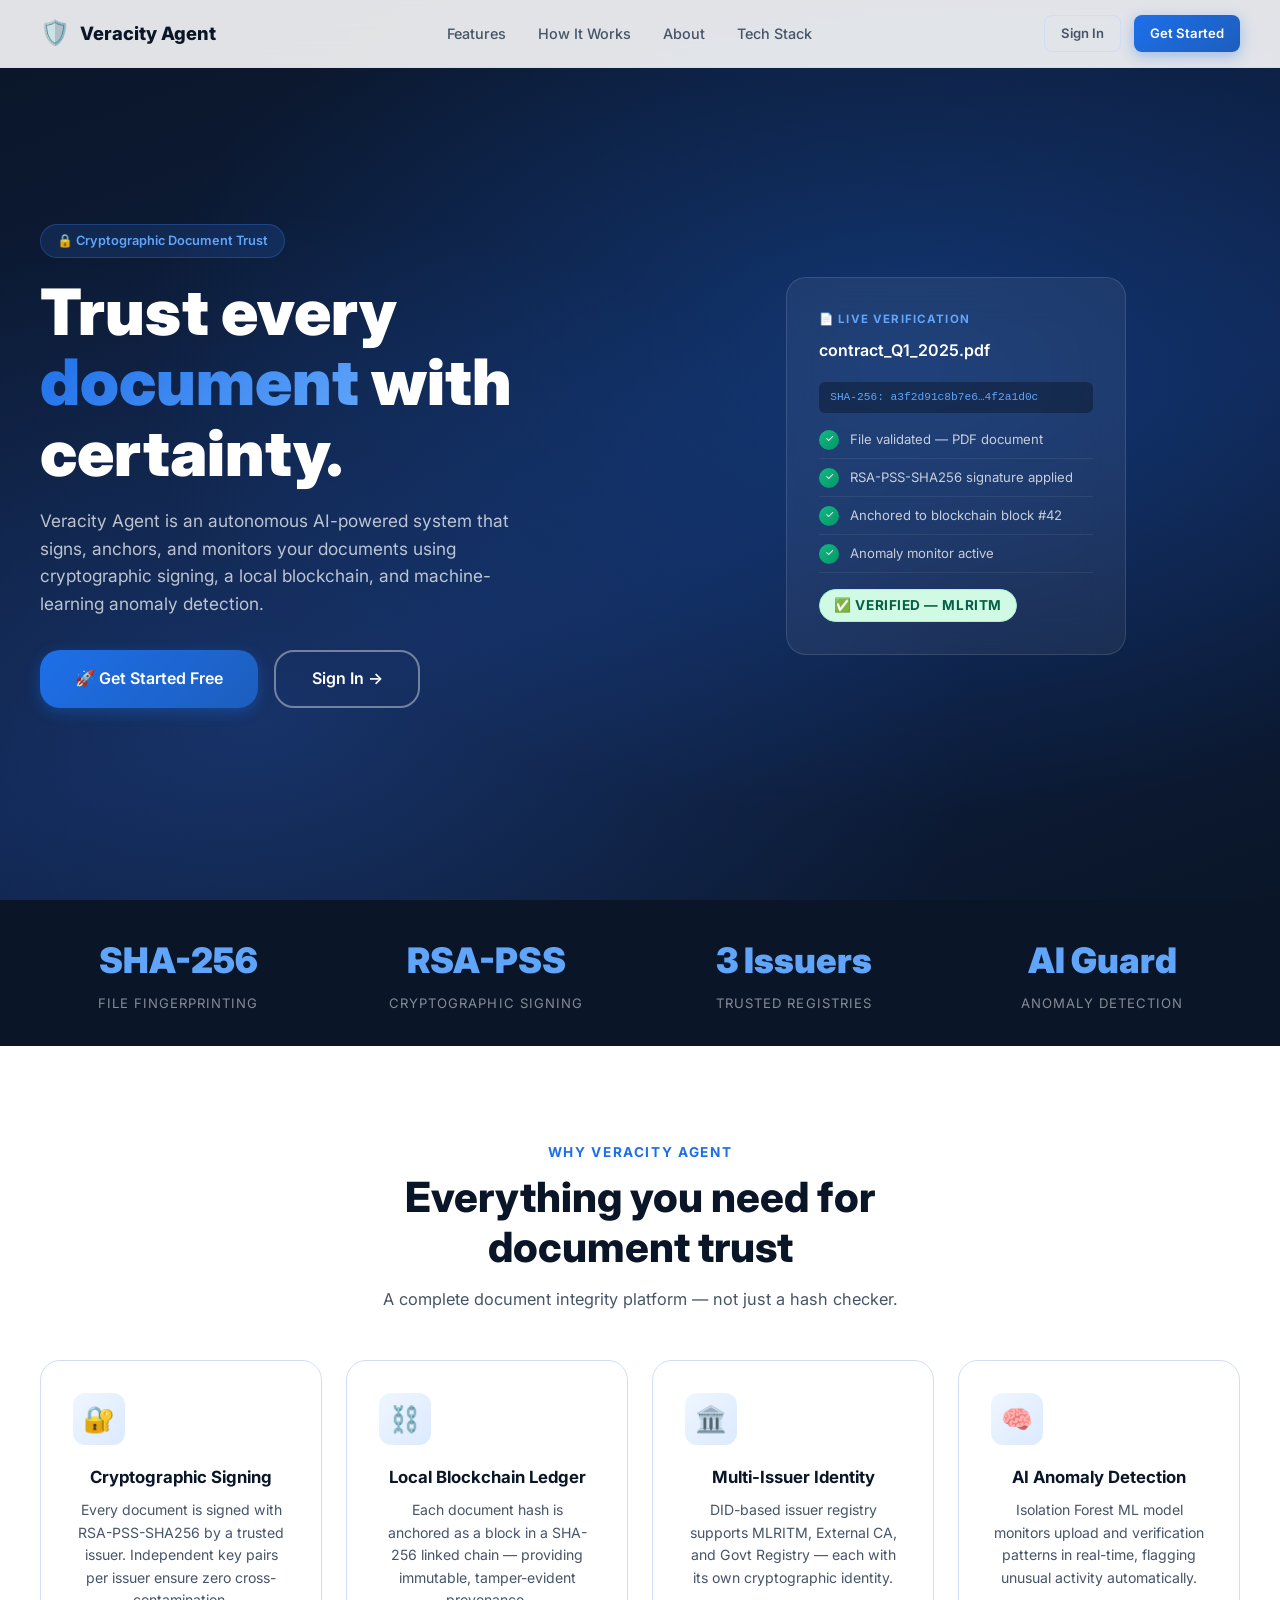
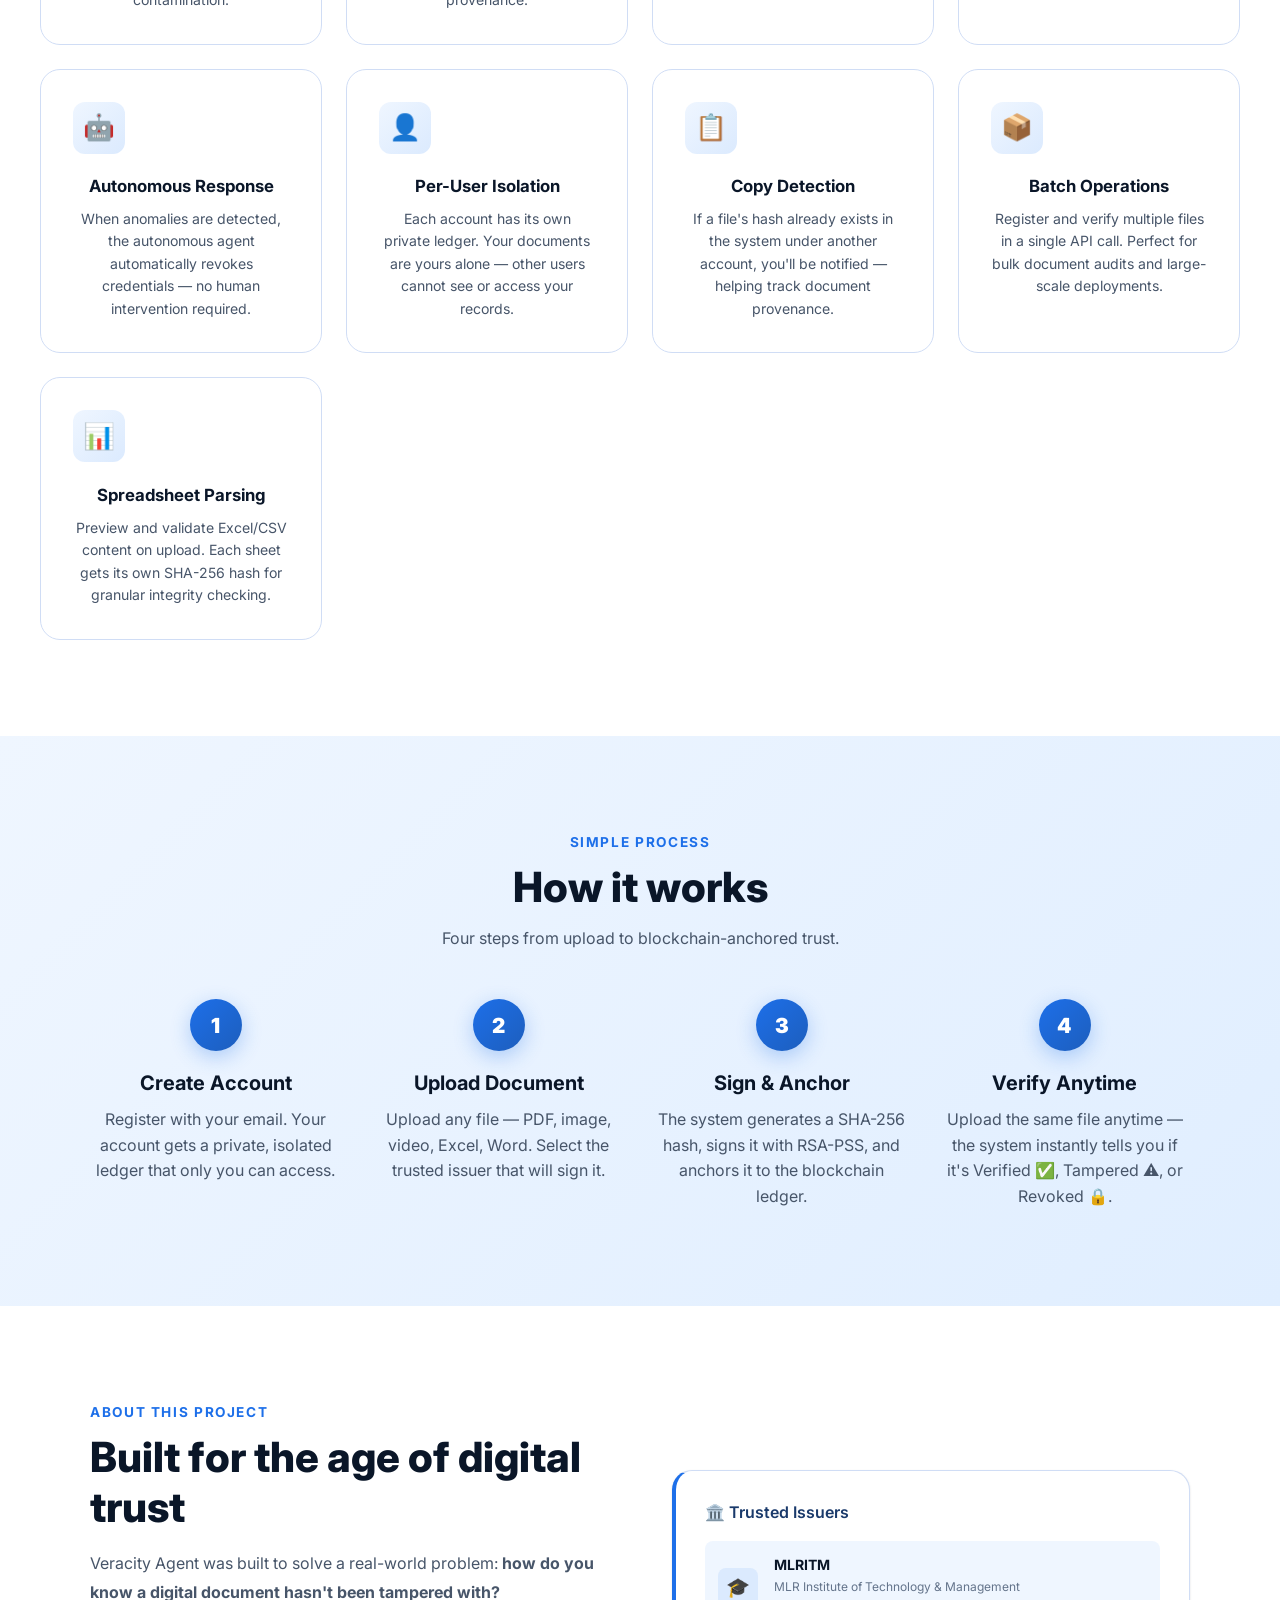
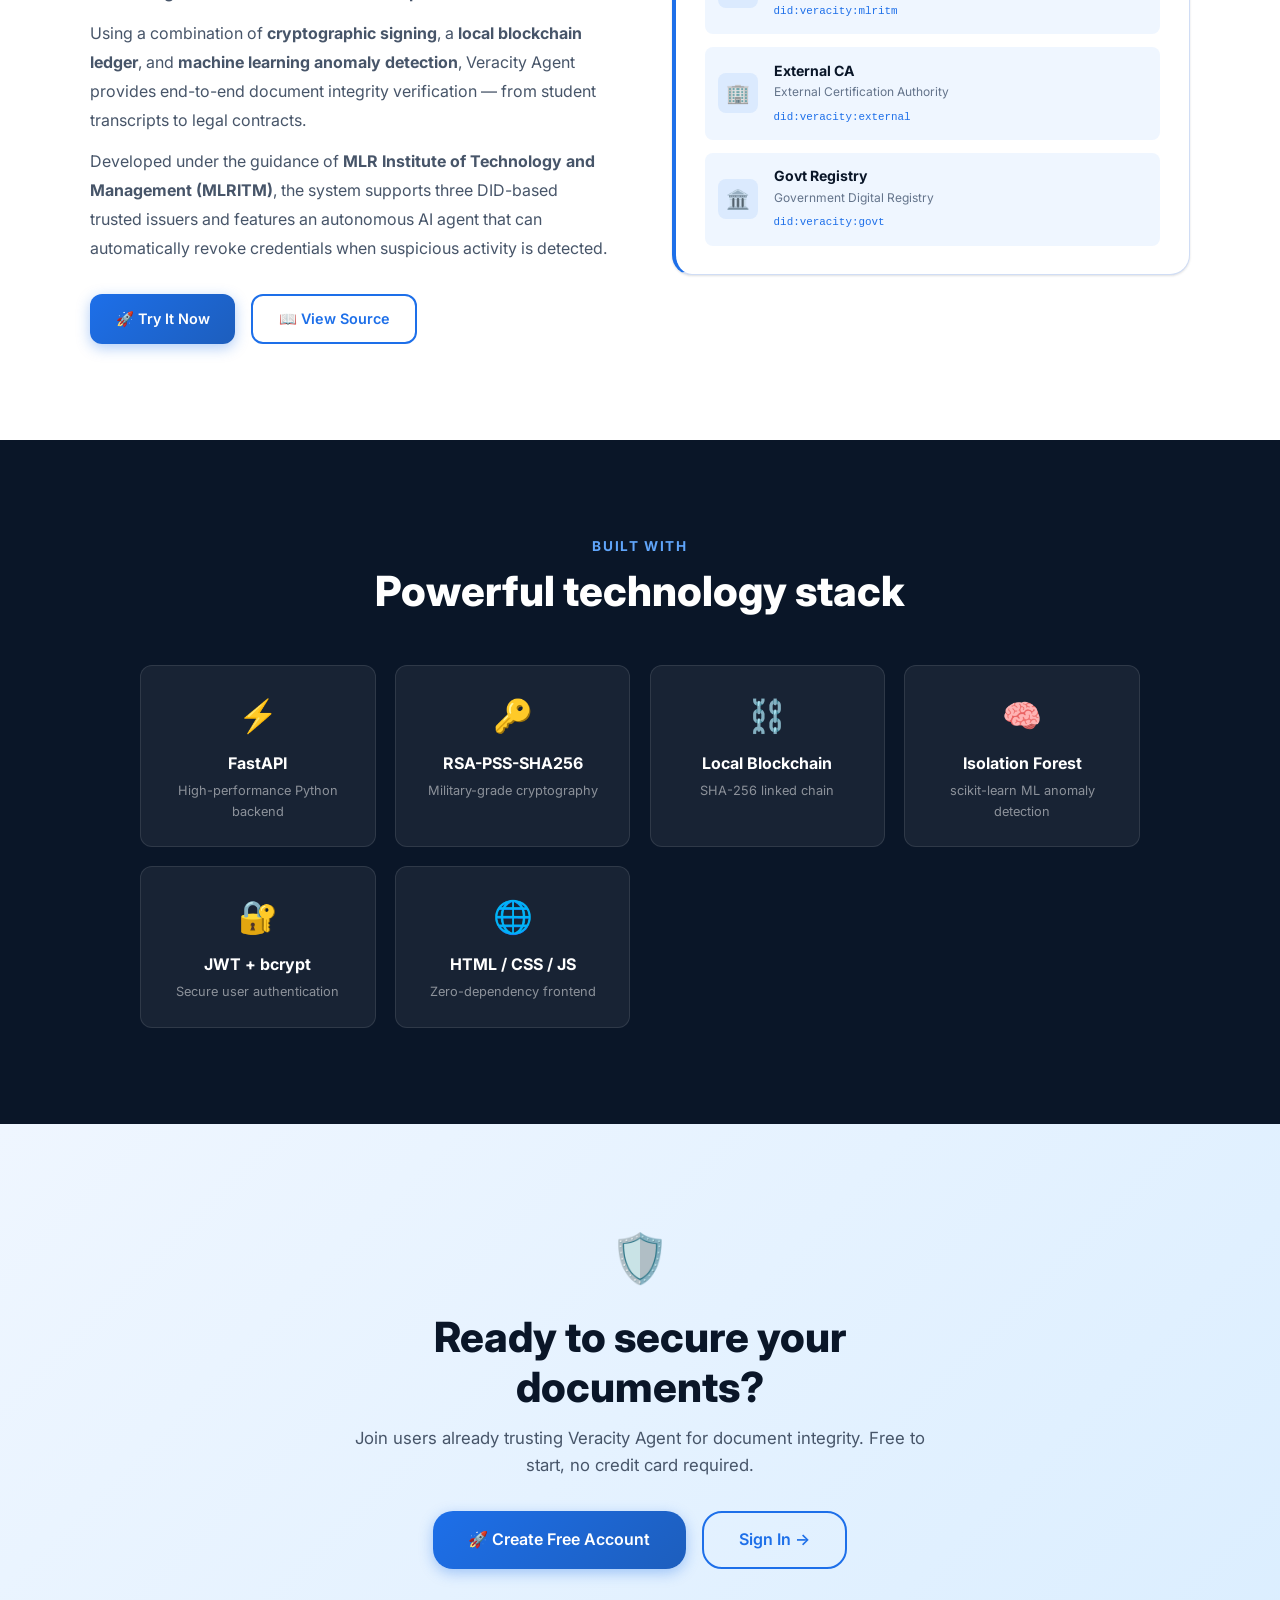
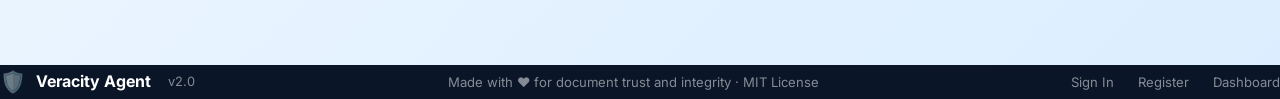
<file: frontend/index.html>
<!DOCTYPE html>
<html lang="en">
<head>
  <meta charset="UTF-8" />
  <meta name="viewport" content="width=device-width, initial-scale=1.0" />
  <title>Veracity Agent – AI Document Trust & Integrity System</title>
  <meta name="description" content="Veracity Agent is an autonomous AI-powered document trust, verification, and blockchain provenance system. Register, sign, and verify any document with cryptographic certainty." />
  <link rel="icon" href="data:image/svg+xml,<svg xmlns='http://www.w3.org/2000/svg' viewBox='0 0 100 100'><text y='.9em' font-size='90'>🛡️</text></svg>" />
  <link rel="stylesheet" href="src/style.css" />
</head>
<body>

<!-- ── Navbar ─────────────────────────────────────────────────── -->
<nav class="navbar" id="navbar">
  <div class="navbar-brand">
    <span class="logo">🛡️</span>
    <span class="brand-name">Veracity Agent</span>
  </div>
  <div class="navbar-links">
    <a href="#features">Features</a>
    <a href="#how-it-works">How It Works</a>
    <a href="#about">About</a>
    <a href="#tech">Tech Stack</a>
  </div>
  <div class="navbar-actions">
    <a href="login.html" class="btn btn-ghost btn-sm">Sign In</a>
    <a href="register.html" class="btn btn-primary btn-sm">Get Started</a>
  </div>
</nav>

<!-- ── Hero ───────────────────────────────────────────────────── -->
<section class="hero" id="home">
  <div class="hero-grid">
    <div class="hero-content fade-up">
      <div class="hero-eyebrow">
        🔒 Cryptographic Document Trust
      </div>
      <h1>Trust every<br><span class="gradient-text">document</span> with<br>certainty.</h1>
      <p class="hero-desc">
        Veracity Agent is an autonomous AI-powered system that signs, anchors, and monitors your documents using cryptographic signing, a local blockchain, and machine-learning anomaly detection.
      </p>
      <div class="hero-actions">
        <a href="register.html" class="btn btn-primary btn-lg">🚀 Get Started Free</a>
        <a href="login.html" class="btn btn-outline btn-lg" style="border-color:rgba(255,255,255,.4);color:#fff;">Sign In →</a>
      </div>
    </div>

    <div class="hero-visual fade-up fade-up-2">
      <div class="hero-card">
        <div class="hero-card-badge">📄 Live Verification</div>
        <h4>contract_Q1_2025.pdf</h4>
        <div class="hash-line">SHA-256: a3f2d91c8b7e6…4f2a1d0c</div>
        <div class="step-row"><div class="step-check">✓</div> File validated — PDF document</div>
        <div class="step-row"><div class="step-check">✓</div> RSA-PSS-SHA256 signature applied</div>
        <div class="step-row"><div class="step-check">✓</div> Anchored to blockchain block #42</div>
        <div class="step-row"><div class="step-check">✓</div> Anomaly monitor active</div>
        <div style="margin-top:1rem;">
          <span class="badge badge-verified" style="font-size:.85rem;">✅ VERIFIED — MLRITM</span>
        </div>
      </div>
    </div>
  </div>
</section>

<!-- ── Stats bar ───────────────────────────────────────────────── -->
<section style="background:var(--blue-900);padding:2rem max(2rem,(100vw - 1200px)/2);">
  <div style="display:grid;grid-template-columns:repeat(auto-fit,minmax(180px,1fr));gap:2rem;text-align:center;max-width:1200px;margin:0 auto;">
    <div>
      <div style="font-size:2.2rem;font-weight:900;color:var(--blue-300);">SHA-256</div>
      <div style="font-size:.82rem;color:rgba(255,255,255,.5);text-transform:uppercase;letter-spacing:.08em;margin-top:.3rem;">File fingerprinting</div>
    </div>
    <div>
      <div style="font-size:2.2rem;font-weight:900;color:var(--blue-300);">RSA-PSS</div>
      <div style="font-size:.82rem;color:rgba(255,255,255,.5);text-transform:uppercase;letter-spacing:.08em;margin-top:.3rem;">Cryptographic signing</div>
    </div>
    <div>
      <div style="font-size:2.2rem;font-weight:900;color:var(--blue-300);">3 Issuers</div>
      <div style="font-size:.82rem;color:rgba(255,255,255,.5);text-transform:uppercase;letter-spacing:.08em;margin-top:.3rem;">Trusted registries</div>
    </div>
    <div>
      <div style="font-size:2.2rem;font-weight:900;color:var(--blue-300);">AI Guard</div>
      <div style="font-size:.82rem;color:rgba(255,255,255,.5);text-transform:uppercase;letter-spacing:.08em;margin-top:.3rem;">Anomaly detection</div>
    </div>
  </div>
</section>

<!-- ── Features ────────────────────────────────────────────────── -->
<section class="section section-center" id="features">
  <div style="max-width:1200px;margin:0 auto;">
    <p style="color:var(--blue-500);font-weight:700;font-size:.85rem;text-transform:uppercase;letter-spacing:.12em;margin-bottom:.6rem;">Why Veracity Agent</p>
    <h2>Everything you need for<br>document trust</h2>
    <p style="max-width:560px;margin:.8rem auto 0;font-size:1.02rem;">A complete document integrity platform — not just a hash checker.</p>

    <div class="features-grid">
      <div class="feature-card fade-up">
        <div class="feature-icon">🔐</div>
        <h3>Cryptographic Signing</h3>
        <p>Every document is signed with RSA-PSS-SHA256 by a trusted issuer. Independent key pairs per issuer ensure zero cross-contamination.</p>
      </div>
      <div class="feature-card fade-up fade-up-1">
        <div class="feature-icon">⛓️</div>
        <h3>Local Blockchain Ledger</h3>
        <p>Each document hash is anchored as a block in a SHA-256 linked chain — providing immutable, tamper-evident provenance.</p>
      </div>
      <div class="feature-card fade-up fade-up-2">
        <div class="feature-icon">🏛️</div>
        <h3>Multi-Issuer Identity</h3>
        <p>DID-based issuer registry supports MLRITM, External CA, and Govt Registry — each with its own cryptographic identity.</p>
      </div>
      <div class="feature-card fade-up fade-up-3">
        <div class="feature-icon">🧠</div>
        <h3>AI Anomaly Detection</h3>
        <p>Isolation Forest ML model monitors upload and verification patterns in real-time, flagging unusual activity automatically.</p>
      </div>
      <div class="feature-card fade-up fade-up-1">
        <div class="feature-icon">🤖</div>
        <h3>Autonomous Response</h3>
        <p>When anomalies are detected, the autonomous agent automatically revokes credentials — no human intervention required.</p>
      </div>
      <div class="feature-card fade-up fade-up-2">
        <div class="feature-icon">👤</div>
        <h3>Per-User Isolation</h3>
        <p>Each account has its own private ledger. Your documents are yours alone — other users cannot see or access your records.</p>
      </div>
      <div class="feature-card fade-up fade-up-3">
        <div class="feature-icon">📋</div>
        <h3>Copy Detection</h3>
        <p>If a file's hash already exists in the system under another account, you'll be notified — helping track document provenance.</p>
      </div>
      <div class="feature-card fade-up fade-up-1">
        <div class="feature-icon">📦</div>
        <h3>Batch Operations</h3>
        <p>Register and verify multiple files in a single API call. Perfect for bulk document audits and large-scale deployments.</p>
      </div>
      <div class="feature-card fade-up fade-up-2">
        <div class="feature-icon">📊</div>
        <h3>Spreadsheet Parsing</h3>
        <p>Preview and validate Excel/CSV content on upload. Each sheet gets its own SHA-256 hash for granular integrity checking.</p>
      </div>
    </div>
  </div>
</section>

<!-- ── How It Works ────────────────────────────────────────────── -->
<section class="section section-blue section-center" id="how-it-works">
  <div style="max-width:1100px;margin:0 auto;">
    <p style="color:var(--blue-500);font-weight:700;font-size:.85rem;text-transform:uppercase;letter-spacing:.12em;margin-bottom:.6rem;">Simple process</p>
    <h2>How it works</h2>
    <p style="max-width:500px;margin:.8rem auto 0;font-size:1rem;">Four steps from upload to blockchain-anchored trust.</p>

    <div class="steps-grid">
      <div class="step-card fade-up">
        <div class="step-num">1</div>
        <h3>Create Account</h3>
        <p>Register with your email. Your account gets a private, isolated ledger that only you can access.</p>
      </div>
      <div class="step-card fade-up fade-up-1">
        <div class="step-num">2</div>
        <h3>Upload Document</h3>
        <p>Upload any file — PDF, image, video, Excel, Word. Select the trusted issuer that will sign it.</p>
      </div>
      <div class="step-card fade-up fade-up-2">
        <div class="step-num">3</div>
        <h3>Sign & Anchor</h3>
        <p>The system generates a SHA-256 hash, signs it with RSA-PSS, and anchors it to the blockchain ledger.</p>
      </div>
      <div class="step-card fade-up fade-up-3">
        <div class="step-num">4</div>
        <h3>Verify Anytime</h3>
        <p>Upload the same file anytime — the system instantly tells you if it's Verified ✅, Tampered ⚠️, or Revoked 🔒.</p>
      </div>
    </div>
  </div>
</section>

<!-- ── About ───────────────────────────────────────────────────── -->
<section class="section" id="about" style="background:var(--white);">
  <div style="max-width:1100px;margin:0 auto;display:grid;grid-template-columns:1fr 1fr;gap:4rem;align-items:center;">
    <div>
      <p style="color:var(--blue-500);font-weight:700;font-size:.85rem;text-transform:uppercase;letter-spacing:.12em;margin-bottom:.6rem;">About this project</p>
      <h2>Built for the age of digital trust</h2>
      <p style="margin-top:1rem;font-size:1rem;line-height:1.8;">
        Veracity Agent was built to solve a real-world problem: <strong>how do you know a digital document hasn't been tampered with?</strong>
      </p>
      <p style="margin-top:.8rem;font-size:1rem;line-height:1.8;">
        Using a combination of <strong>cryptographic signing</strong>, a <strong>local blockchain ledger</strong>, and <strong>machine learning anomaly detection</strong>, Veracity Agent provides end-to-end document integrity verification — from student transcripts to legal contracts.
      </p>
      <p style="margin-top:.8rem;font-size:1rem;line-height:1.8;">
        Developed under the guidance of <strong>MLR Institute of Technology and Management (MLRITM)</strong>, the system supports three DID-based trusted issuers and features an autonomous AI agent that can automatically revoke credentials when suspicious activity is detected.
      </p>
      <div style="margin-top:2rem;display:flex;gap:1rem;flex-wrap:wrap;">
        <a href="register.html" class="btn btn-primary">🚀 Try It Now</a>
        <a href="https://github.com" class="btn btn-outline" target="_blank">📖 View Source</a>
      </div>
    </div>
    <div>
      <div class="card" style="border-left:4px solid var(--blue-500);">
        <h4 style="margin-bottom:1rem;color:var(--blue-700);">🏛️ Trusted Issuers</h4>
        <div style="display:flex;flex-direction:column;gap:.8rem;">
          <div style="display:flex;align-items:center;gap:1rem;padding:.8rem;background:var(--blue-50);border-radius:8px;">
            <div style="width:40px;height:40px;background:var(--blue-100);border-radius:8px;display:flex;align-items:center;justify-content:center;font-size:1.2rem;">🎓</div>
            <div>
              <div style="font-weight:700;font-size:.88rem;color:var(--blue-900);">MLRITM</div>
              <div style="font-size:.75rem;color:var(--gray-500);">MLR Institute of Technology &amp; Management</div>
              <code style="font-size:.68rem;color:var(--blue-500);">did:veracity:mlritm</code>
            </div>
          </div>
          <div style="display:flex;align-items:center;gap:1rem;padding:.8rem;background:var(--blue-50);border-radius:8px;">
            <div style="width:40px;height:40px;background:var(--blue-100);border-radius:8px;display:flex;align-items:center;justify-content:center;font-size:1.2rem;">🏢</div>
            <div>
              <div style="font-weight:700;font-size:.88rem;color:var(--blue-900);">External CA</div>
              <div style="font-size:.75rem;color:var(--gray-500);">External Certification Authority</div>
              <code style="font-size:.68rem;color:var(--blue-500);">did:veracity:external</code>
            </div>
          </div>
          <div style="display:flex;align-items:center;gap:1rem;padding:.8rem;background:var(--blue-50);border-radius:8px;">
            <div style="width:40px;height:40px;background:var(--blue-100);border-radius:8px;display:flex;align-items:center;justify-content:center;font-size:1.2rem;">🏛️</div>
            <div>
              <div style="font-weight:700;font-size:.88rem;color:var(--blue-900);">Govt Registry</div>
              <div style="font-size:.75rem;color:var(--gray-500);">Government Digital Registry</div>
              <code style="font-size:.68rem;color:var(--blue-500);">did:veracity:govt</code>
            </div>
          </div>
        </div>
      </div>
    </div>
  </div>
</section>

<!-- ── Tech Stack ──────────────────────────────────────────────── -->
<section class="section section-dark section-center" id="tech">
  <div style="max-width:1000px;margin:0 auto;">
    <p style="color:var(--blue-300);font-weight:700;font-size:.85rem;text-transform:uppercase;letter-spacing:.12em;margin-bottom:.6rem;">Built with</p>
    <h2>Powerful technology stack</h2>
    <div style="display:grid;grid-template-columns:repeat(auto-fit,minmax(200px,1fr));gap:1.2rem;margin-top:3rem;">
      <div style="background:rgba(255,255,255,.06);border:1px solid rgba(255,255,255,.1);border-radius:var(--radius);padding:1.5rem;text-align:center;">
        <div style="font-size:2rem;margin-bottom:.6rem;">⚡</div>
        <div style="font-weight:700;color:var(--white);margin-bottom:.3rem;">FastAPI</div>
        <div style="font-size:.8rem;color:rgba(255,255,255,.5);">High-performance Python backend</div>
      </div>
      <div style="background:rgba(255,255,255,.06);border:1px solid rgba(255,255,255,.1);border-radius:var(--radius);padding:1.5rem;text-align:center;">
        <div style="font-size:2rem;margin-bottom:.6rem;">🔑</div>
        <div style="font-weight:700;color:var(--white);margin-bottom:.3rem;">RSA-PSS-SHA256</div>
        <div style="font-size:.8rem;color:rgba(255,255,255,.5);">Military-grade cryptography</div>
      </div>
      <div style="background:rgba(255,255,255,.06);border:1px solid rgba(255,255,255,.1);border-radius:var(--radius);padding:1.5rem;text-align:center;">
        <div style="font-size:2rem;margin-bottom:.6rem;">⛓️</div>
        <div style="font-weight:700;color:var(--white);margin-bottom:.3rem;">Local Blockchain</div>
        <div style="font-size:.8rem;color:rgba(255,255,255,.5);">SHA-256 linked chain</div>
      </div>
      <div style="background:rgba(255,255,255,.06);border:1px solid rgba(255,255,255,.1);border-radius:var(--radius);padding:1.5rem;text-align:center;">
        <div style="font-size:2rem;margin-bottom:.6rem;">🧠</div>
        <div style="font-weight:700;color:var(--white);margin-bottom:.3rem;">Isolation Forest</div>
        <div style="font-size:.8rem;color:rgba(255,255,255,.5);">scikit-learn ML anomaly detection</div>
      </div>
      <div style="background:rgba(255,255,255,.06);border:1px solid rgba(255,255,255,.1);border-radius:var(--radius);padding:1.5rem;text-align:center;">
        <div style="font-size:2rem;margin-bottom:.6rem;">🔐</div>
        <div style="font-weight:700;color:var(--white);margin-bottom:.3rem;">JWT + bcrypt</div>
        <div style="font-size:.8rem;color:rgba(255,255,255,.5);">Secure user authentication</div>
      </div>
      <div style="background:rgba(255,255,255,.06);border:1px solid rgba(255,255,255,.1);border-radius:var(--radius);padding:1.5rem;text-align:center;">
        <div style="font-size:2rem;margin-bottom:.6rem;">🌐</div>
        <div style="font-weight:700;color:var(--white);margin-bottom:.3rem;">HTML / CSS / JS</div>
        <div style="font-size:.8rem;color:rgba(255,255,255,.5);">Zero-dependency frontend</div>
      </div>
    </div>
  </div>
</section>

<!-- ── CTA ─────────────────────────────────────────────────────── -->
<section class="section section-center" style="background:linear-gradient(135deg,var(--blue-50),#dbeeff);">
  <div style="max-width:600px;margin:0 auto;">
    <div style="font-size:3rem;margin-bottom:1rem;">🛡️</div>
    <h2>Ready to secure your documents?</h2>
    <p style="font-size:1.05rem;margin-top:.8rem;margin-bottom:2rem;">Join users already trusting Veracity Agent for document integrity. Free to start, no credit card required.</p>
    <div style="display:flex;gap:1rem;justify-content:center;flex-wrap:wrap;">
      <a href="register.html" class="btn btn-primary btn-lg">🚀 Create Free Account</a>
      <a href="login.html" class="btn btn-outline btn-lg">Sign In →</a>
    </div>
  </div>
</section>

<!-- ── Footer ──────────────────────────────────────────────────── -->
<footer style="background:var(--blue-900);color:rgba(255,255,255,.5);padding:2.5rem max(2rem,(100vw-1200px)/2);display:flex;align-items:center;justify-content:space-between;flex-wrap:wrap;gap:1rem;">
  <div style="display:flex;align-items:center;gap:.6rem;">
    <span style="font-size:1.3rem;">🛡️</span>
    <span style="font-weight:700;color:var(--white);">Veracity Agent</span>
    <span style="margin-left:.5rem;font-size:.8rem;">v2.0</span>
  </div>
  <div style="font-size:.82rem;">Made with ❤️ for document trust and integrity · MIT License</div>
  <div style="display:flex;gap:1.5rem;font-size:.82rem;">
    <a href="login.html" style="color:rgba(255,255,255,.5);">Sign In</a>
    <a href="register.html" style="color:rgba(255,255,255,.5);">Register</a>
    <a href="dashboard.html" style="color:rgba(255,255,255,.5);">Dashboard</a>
  </div>
</footer>

<script>
  // Navbar scroll effect
  const navbar = document.getElementById('navbar');
  window.addEventListener('scroll', () => {
    navbar.classList.toggle('scrolled', window.scrollY > 20);
  });

  // Intersection Observer for fade-up animations
  const observer = new IntersectionObserver((entries) => {
    entries.forEach(e => { if (e.isIntersecting) e.target.style.opacity = 1; });
  }, { threshold: 0.1 });
  document.querySelectorAll('.fade-up').forEach(el => {
    el.style.opacity = 0;
    observer.observe(el);
  });
</script>
</body>
</html>
</file>
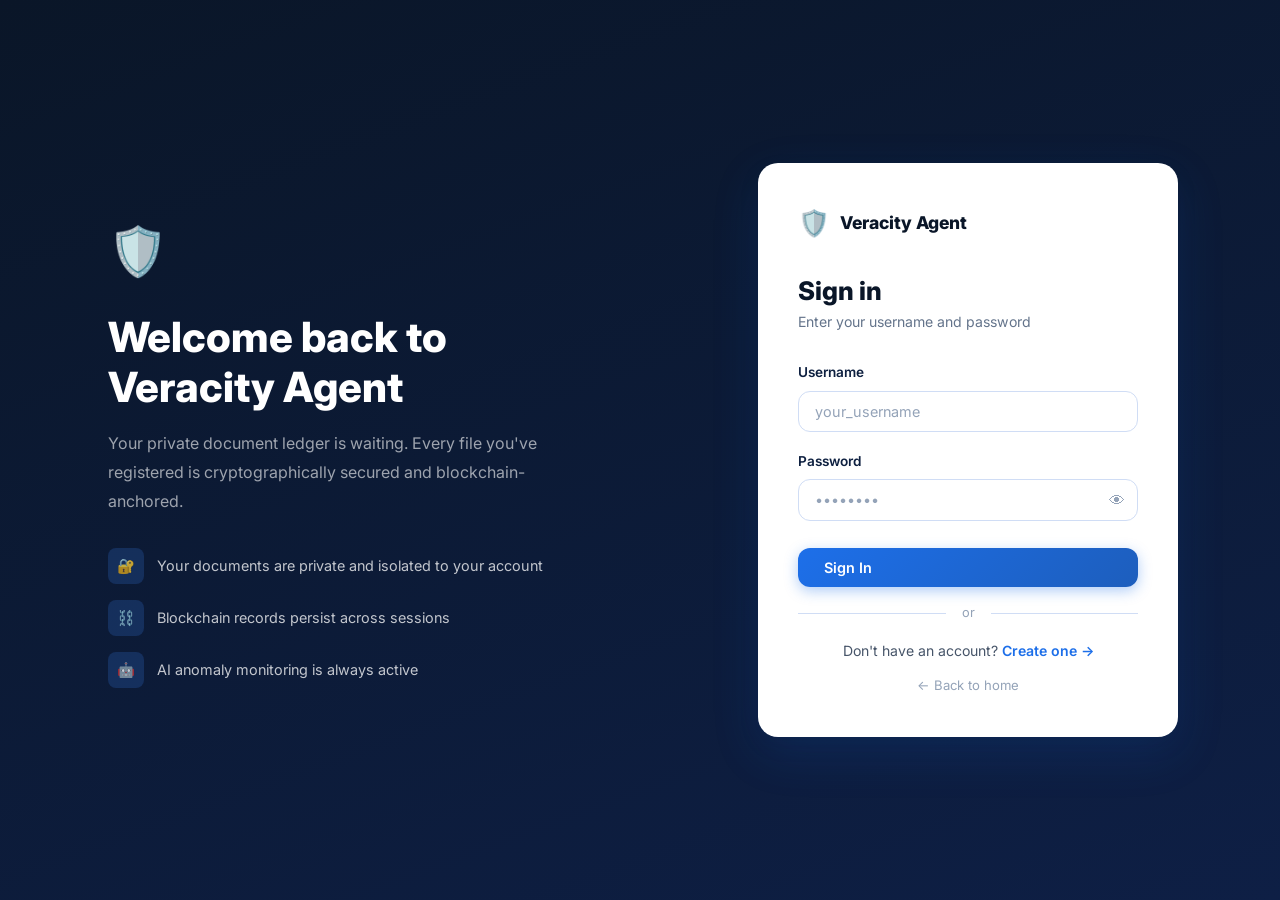
<file: frontend/dashboard.html>
<!DOCTYPE html>
<html lang="en">

<head>
    <meta charset="UTF-8" />
    <meta name="viewport" content="width=device-width, initial-scale=1.0" />
    <title>Dashboard – Veracity Agent</title>
    <link rel="icon"
        href="data:image/svg+xml,<svg xmlns='http://www.w3.org/2000/svg' viewBox='0 0 100 100'><text y='.9em' font-size='90'>🛡️</text></svg>" />
    <link rel="stylesheet" href="src/style.css" />
</head>

<body>

    <div class="dash-layout">

        <!-- ── Sidebar ─────────────────────────────────────────────── -->
        <aside class="sidebar" id="sidebar">
            <div class="sidebar-brand">
                <span class="logo">🛡️</span>
                <div>
                    <div class="name">Veracity Agent</div>
                    <div class="version">v2.0 · RSA-PSS-SHA256</div>
                </div>
            </div>

            <nav class="sidebar-nav">
                <div class="nav-section-title">Documents</div>
                <div class="nav-item active" data-tab="register">
                    <span class="nav-icon">✍️</span> Register
                </div>
                <div class="nav-item" data-tab="verify">
                    <span class="nav-icon">🔍</span> Verify
                </div>
                <div class="nav-item" data-tab="batch">
                    <span class="nav-icon">📦</span> Batch Operations
                </div>

                <div class="nav-section-title" style="margin-top:.5rem;">Records</div>
                <div class="nav-item" data-tab="ledger">
                    <span class="nav-icon">📘</span> My Ledger
                </div>
                <div class="nav-item" data-tab="blockchain">
                    <span class="nav-icon">⛓️</span> Blockchain
                </div>

                <div class="nav-section-title" style="margin-top:.5rem;">System</div>
                <div class="nav-item" data-tab="analytics">
                    <span class="nav-icon">📊</span> Analytics
                </div>
                <div class="nav-item" data-tab="anomaly">
                    <span class="nav-icon">🧠</span> AI Anomaly
                </div>
            </nav>

            <div class="sidebar-footer">
                <div class="user-info" id="user-info-box">
                    <div class="user-avatar" id="user-avatar">?</div>
                    <div>
                        <div class="user-name" id="sidebar-username">Loading…</div>
                        <div class="user-email" id="sidebar-email"></div>
                    </div>
                </div>
                <div id="backend-status" class="status-online" style="margin-bottom:.5rem;font-size:.75rem;">
                    <span class="dot"></span> Checking backend…
                </div>
                <button class="btn btn-ghost btn-sm w-full" id="logout-btn">🚪 Sign Out</button>
                <a href="index.html"
                    style="display:block;text-align:center;font-size:.75rem;color:rgba(255,255,255,.3);margin-top:.6rem;">←
                    Back to home</a>
            </div>
        </aside>

        <!-- ── Main panel ──────────────────────────────────────────── -->
        <main class="main-panel">
            <div class="main-topbar">
                <div>
                    <div class="topbar-title" id="topbar-title">Register Document</div>
                    <div class="topbar-subtitle" id="topbar-subtitle">Upload &amp; cryptographically sign your documents
                    </div>
                </div>
                <div style="display:flex;align-items:center;gap:1rem;">
                    <span id="topbar-user" style="font-size:.82rem;color:var(--gray-500);"></span>
                </div>
            </div>

            <div class="main-content">

                <!-- ══ TAB: REGISTER ══════════════════════════════════════ -->
                <div id="tab-register" class="tab-content">
                    <div class="section-header">
                        <h3>✍️ Register &amp; Sign a Document</h3>
                        <p>Upload a file, choose the issuer that will sign it, and anchor it to the blockchain.</p>
                    </div>

                    <div style="display:grid;grid-template-columns:2fr 1fr;gap:1.5rem;margin-bottom:1.5rem;">
                        <!-- Drop zone -->
                        <div>
                            <div class="drop-zone" id="reg-drop-zone">
                                <div class="drop-zone-icon">📁</div>
                                <p class="drop-zone-text">Drop file here or click to browse</p>
                                <p class="drop-zone-sub">PDF, Images, Excel, Word, Video, and more</p>
                                <input type="file" id="reg-file-input" style="display:none;" />
                            </div>
                            <div id="reg-file-info" style="display:none;margin-top:1rem;" class="card-flat">
                                <div style="display:flex;align-items:center;gap:.8rem;">
                                    <span id="reg-file-icon" style="font-size:2rem;"></span>
                                    <div>
                                        <div style="font-weight:600;font-size:.95rem;" id="reg-file-name"></div>
                                        <div style="font-size:.8rem;color:var(--gray-500);" id="reg-file-size"></div>
                                    </div>
                                    <button class="btn btn-ghost btn-sm" id="reg-clear-btn" style="margin-left:auto;">✕
                                        Clear</button>
                                </div>
                            </div>
                        </div>

                        <!-- Issuer select -->
                        <div class="card" style="padding:1.4rem;">
                            <h4 style="margin-bottom:1rem;color:var(--blue-800);">🏛️ Signing Issuer</h4>
                            <div class="input-group">
                                <label for="reg-issuer">Select issuer</label>
                                <select id="reg-issuer">
                                    <option value="did:veracity:mlritm">MLRITM — MLR Institute</option>
                                    <option value="did:veracity:external">External CA</option>
                                    <option value="did:veracity:govt">Govt Registry</option>
                                </select>
                            </div>
                            <div id="issuer-desc"
                                style="font-size:.8rem;color:var(--gray-500);line-height:1.5;margin-top:.5rem;"></div>
                        </div>
                    </div>

                    <div id="reg-alert"></div>
                    <div id="copy-alert-box"></div>

                    <button class="btn btn-primary" id="reg-submit-btn" disabled>
                        🔐 Register &amp; Sign
                    </button>

                    <div id="reg-result" style="margin-top:1.5rem;display:none;">
                        <div class="card" style="border-left:4px solid var(--success);">
                            <h4 style="color:var(--success);margin-bottom:1rem;">✅ Document Registered Successfully</h4>
                            <div class="metric-grid" id="reg-metrics"></div>
                            <details style="margin-top:1rem;">
                                <summary style="cursor:pointer;font-size:.85rem;color:var(--gray-600);font-weight:600;">
                                    📄 Full registration record</summary>
                                <pre id="reg-json"
                                    style="margin-top:.8rem;background:var(--gray-900);color:#a5f3fc;border-radius:8px;padding:1rem;font-size:.75rem;overflow-x:auto;"></pre>
                            </details>
                        </div>
                    </div>
                </div>

                <!-- ══ TAB: VERIFY ════════════════════════════════════════ -->
                <div id="tab-verify" class="tab-content" style="display:none;">
                    <div class="section-header">
                        <h3>🔍 Verify a Document</h3>
                        <p>Upload any file to check its integrity, authenticity, and provenance against your ledger.</p>
                    </div>

                    <div class="drop-zone" id="ver-drop-zone">
                        <div class="drop-zone-icon">🔍</div>
                        <p class="drop-zone-text">Drop file to verify or click to browse</p>
                        <p class="drop-zone-sub">Checks hash, signature, and blockchain record</p>
                        <input type="file" id="ver-file-input" style="display:none;" />
                    </div>

                    <div id="ver-file-info" style="display:none;margin-top:1rem;margin-bottom:1rem;" class="card-flat">
                        <div style="display:flex;align-items:center;gap:.8rem;">
                            <span id="ver-file-icon" style="font-size:2rem;"></span>
                            <div>
                                <div style="font-weight:600;" id="ver-file-name"></div>
                                <div style="font-size:.8rem;color:var(--gray-500);" id="ver-file-size"></div>
                            </div>
                            <button class="btn btn-ghost btn-sm" id="ver-clear-btn" style="margin-left:auto;">✕
                                Clear</button>
                        </div>
                    </div>

                    <div id="ver-alert"></div>

                    <button class="btn btn-primary" id="ver-submit-btn" disabled>
                        🔍 Verify Document
                    </button>

                    <div id="ver-result" style="margin-top:1.5rem;display:none;"></div>
                </div>

                <!-- ══ TAB: BATCH ═════════════════════════════════════════ -->
                <div id="tab-batch" class="tab-content" style="display:none;">
                    <div class="section-header">
                        <h3>📦 Batch Operations</h3>
                        <p>Upload multiple files at once to register or verify them all in a single operation.</p>
                    </div>

                    <div class="tab-bar">
                        <button class="tab-btn active" id="batch-reg-btn">✍️ Register Batch</button>
                        <button class="tab-btn" id="batch-ver-btn">🔍 Verify Batch</button>
                    </div>

                    <!-- Batch Register -->
                    <div id="batch-reg-panel">
                        <div class="drop-zone" id="breg-drop-zone">
                            <div class="drop-zone-icon">📁</div>
                            <p class="drop-zone-text">Drop multiple files or click to browse</p>
                            <p class="drop-zone-sub">All files will be signed by the selected issuer</p>
                            <input type="file" id="breg-file-input" multiple style="display:none;" />
                        </div>
                        <div id="breg-filelist" style="margin-top:1rem;display:none;"></div>
                        <div style="display:flex;align-items:center;gap:1rem;margin-top:1rem;">
                            <div class="input-group" style="margin:0;flex:1;">
                                <label for="breg-issuer">Signing Issuer</label>
                                <select id="breg-issuer">
                                    <option value="did:veracity:mlritm">MLRITM</option>
                                    <option value="did:veracity:external">External CA</option>
                                    <option value="did:veracity:govt">Govt Registry</option>
                                </select>
                            </div>
                            <div style="padding-top:1.5rem;">
                                <button class="btn btn-primary" id="breg-submit-btn" disabled>🔐 Register All</button>
                            </div>
                        </div>
                        <div id="breg-alert" style="margin-top:1rem;"></div>
                        <div id="breg-result" style="margin-top:1.5rem;display:none;"></div>
                    </div>

                    <!-- Batch Verify -->
                    <div id="batch-ver-panel" style="display:none;">
                        <div class="drop-zone" id="bver-drop-zone">
                            <div class="drop-zone-icon">🔍</div>
                            <p class="drop-zone-text">Drop multiple files to verify</p>
                            <p class="drop-zone-sub">Each file is checked against your private ledger</p>
                            <input type="file" id="bver-file-input" multiple style="display:none;" />
                        </div>
                        <div id="bver-filelist" style="margin-top:1rem;display:none;"></div>
                        <div style="margin-top:1rem;">
                            <button class="btn btn-primary" id="bver-submit-btn" disabled>🔍 Verify All</button>
                        </div>
                        <div id="bver-alert" style="margin-top:1rem;"></div>
                        <div id="bver-result" style="margin-top:1.5rem;display:none;"></div>
                    </div>
                </div>

                <!-- ══ TAB: LEDGER ════════════════════════════════════════ -->
                <div id="tab-ledger" class="tab-content" style="display:none;">
                    <div class="section-header">
                        <h3>📘 My Private Ledger</h3>
                        <p>All documents you have registered — your data, visible only to you.</p>
                    </div>

                    <div style="display:flex;align-items:center;gap:1rem;margin-bottom:1.2rem;flex-wrap:wrap;">
                        <button class="btn btn-primary btn-sm" id="ledger-load-btn">🔄 Load Records</button>
                        <input type="text" id="ledger-search" placeholder="🔎 Filter by filename, issuer, type…"
                            style="flex:1;min-width:200px;padding:.5rem .9rem;border:1.5px solid var(--border);border-radius:8px;font-size:.85rem;outline:none;" />
                    </div>

                    <div id="ledger-alert"></div>
                    <div id="ledger-table" style="display:none;">
                        <div class="table-wrap">
                            <table>
                                <thead>
                                    <tr>
                                        <th>File</th>
                                        <th>Type</th>
                                        <th>Issuer</th>
                                        <th>Status</th>
                                        <th>Hash (SHA-256)</th>
                                        <th>Issued At</th>
                                        <th>Size</th>
                                    </tr>
                                </thead>
                                <tbody id="ledger-tbody"></tbody>
                            </table>
                        </div>
                        <div style="margin-top:.6rem;font-size:.8rem;color:var(--gray-500);" id="ledger-count"></div>
                    </div>
                    <div id="ledger-empty" style="display:none;" class="card-flat" style="text-align:center;">
                        <div style="font-size:3rem;margin-bottom:.8rem;">📭</div>
                        <p style="font-weight:600;color:var(--blue-800);">No documents yet</p>
                        <p style="font-size:.85rem;">Go to the Register tab to upload your first document.</p>
                    </div>

                    <hr class="divider" />
                    <div
                        style="border:1px solid #fca5a5;border-radius:var(--radius);padding:1.2rem;background:#fef2f2;">
                        <div style="font-weight:700;color:#991b1b;margin-bottom:.8rem;">⚠️ Danger Zone</div>
                        <label
                            style="display:flex;align-items:center;gap:.6rem;font-size:.85rem;cursor:pointer;margin-bottom:.8rem;">
                            <input type="checkbox" id="confirm-clear" />
                            I understand this will permanently delete <strong>all my ledger records</strong>
                        </label>
                        <button class="btn btn-danger btn-sm" id="clear-ledger-btn" disabled>🗑️ Clear My
                            Ledger</button>
                    </div>
                </div>

                <!-- ══ TAB: BLOCKCHAIN ════════════════════════════════════ -->
                <div id="tab-blockchain" class="tab-content" style="display:none;">
                    <div class="section-header">
                        <h3>⛓️ Blockchain Explorer</h3>
                        <p>Immutable proof-of-existence. Every registered document leaves a permanent block.</p>
                    </div>

                    <div style="display:flex;gap:1rem;margin-bottom:1.5rem;flex-wrap:wrap;">
                        <button class="btn btn-primary btn-sm" id="chain-check-btn">⛓️ Verify Chain Integrity</button>
                        <button class="btn btn-ghost btn-sm" id="chain-load-btn">📜 Load All Blocks</button>
                    </div>

                    <div id="chain-status" style="margin-bottom:1.2rem;"></div>
                    <div id="chain-stats" class="metric-grid" style="display:none;margin-bottom:1.5rem;"></div>
                    <div id="chain-blocks"></div>
                </div>

                <!-- ══ TAB: ANALYTICS ═════════════════════════════════════ -->
                <div id="tab-analytics" class="tab-content" style="display:none;">
                    <div class="section-header">
                        <h3>📊 Activity &amp; Analytics</h3>
                        <p>Your session activity log and verification latency metrics.</p>
                    </div>

                    <div class="metric-grid" id="analytics-metrics" style="margin-bottom:2rem;"></div>

                    <h4 style="margin-bottom:.8rem;color:var(--blue-800);">📋 Session Activity Log</h4>
                    <div id="activity-log-empty" class="card-flat" style="text-align:center;padding:2rem;">
                        <div style="font-size:2.5rem;margin-bottom:.8rem;">📋</div>
                        <p style="font-weight:600;">No activity yet this session</p>
                        <p style="font-size:.82rem;">Register or verify documents to see your activity log.</p>
                    </div>
                    <div id="activity-table" style="display:none;">
                        <div class="table-wrap">
                            <table>
                                <thead>
                                    <tr>
                                        <th>Time</th>
                                        <th>Operation</th>
                                        <th>File</th>
                                        <th>Result</th>
                                        <th>Latency</th>
                                    </tr>
                                </thead>
                                <tbody id="activity-tbody"></tbody>
                            </table>
                        </div>
                    </div>
                </div>

                <!-- ══ TAB: ANOMALY ═══════════════════════════════════════ -->
                <div id="tab-anomaly" class="tab-content" style="display:none;">
                    <div class="section-header">
                        <h3>🧠 AI Anomaly Detection</h3>
                        <p>Isolation Forest ML model monitors event patterns and triggers autonomous credential
                            revocation on suspicious activity.</p>
                    </div>

                    <div style="display:flex;gap:1rem;flex-wrap:wrap;margin-bottom:1.5rem;">
                        <button class="btn btn-primary btn-sm" id="anomaly-check-btn">🔎 Run Anomaly Check</button>
                        <button class="btn btn-danger btn-sm" id="agent-respond-btn">🤖 Trigger Autonomous
                            Response</button>
                    </div>

                    <div id="anomaly-result"></div>

                    <div class="card" style="margin-top:1.5rem;border-left:4px solid var(--blue-400);">
                        <h4 style="margin-bottom:.8rem;">How it works</h4>
                        <p style="font-size:.88rem;line-height:1.8;">
                            The anomaly detection module uses <strong>scikit-learn's Isolation Forest</strong> to
                            analyze upload and verification event patterns.
                            Features analyzed include request count and event type encoding.
                        </p>
                        <p style="font-size:.88rem;line-height:1.8;margin-top:.6rem;">
                            If the latest event is flagged as an outlier (<code>prediction == -1</code>), the autonomous
                            agent can automatically revoke credentials for all unrevoked ledger records — protecting
                            against compromised or unusual activity.
                        </p>
                    </div>
                </div>

            </div><!-- end main-content -->
        </main>
    </div><!-- end dash-layout -->

    <script type="module">
        const API = 'http://127.0.0.1:8000';

        /* ── Auth guard ────────────────────────────────────────────── */
        const token = localStorage.getItem('va_token');
        const userRaw = localStorage.getItem('va_user');
        if (!token || !userRaw) {
            window.location.href = 'login.html';
        }
        const user = JSON.parse(userRaw || '{}');

        /* ── Populate user info ─────────────────────────────────────── */
        document.getElementById('sidebar-username').textContent = user.username || 'User';
        document.getElementById('sidebar-email').textContent = user.email || '';
        document.getElementById('user-avatar').textContent = (user.username || 'U')[0].toUpperCase();
        document.getElementById('topbar-user').textContent = `Signed in as ${user.username}`;

        /* ── Helpers ────────────────────────────────────────────────── */
        const headers = () => ({ 'Authorization': `Bearer ${token}` });

        async function apiFetch(method, path, body, isForm = false) {
            const opts = { method, headers: headers() };
            if (body) opts.body = body;
            if (!isForm) opts.headers['Content-Type'] = 'application/json';
            try {
                const res = await fetch(`${API}${path}`, opts);
                return { res, data: await res.json() };
            } catch (e) {
                return { res: null, data: null, error: e.message };
            }
        }

        function fmtSize(b) {
            if (!b) return '–';
            if (b < 1024) return `${b} B`;
            if (b < 1024 * 1024) return `${(b / 1024).toFixed(1)} KB`;
            return `${(b / 1024 / 1024).toFixed(2)} MB`;
        }
        function fmtTs(ts) {
            if (!ts) return '–';
            return new Date(ts * 1000).toLocaleString();
        }
        function fileIcon(cat) {
            const m = { image: '🖼️', video: '🎬', document: '📄', spreadsheet: '📊', presentation: '📑' };
            return m[cat] || '📁';
        }
        function statusBadge(s = '') {
            const u = s.toUpperCase();
            if (u.includes('VERIFIED')) return `<span class="badge badge-verified">✅ VERIFIED</span>`;
            if (u.includes('REVOKED')) return `<span class="badge badge-revoked">🔒 REVOKED</span>`;
            if (u.includes('REJECTED')) return `<span class="badge badge-rejected">❌ REJECTED</span>`;
            if (u.includes('TAMPERED') || u.includes('UNKNOWN')) return `<span class="badge badge-tampered">⚠️ TAMPERED</span>`;
            if (u.includes('REGISTERED')) return `<span class="badge badge-verified">✅ REGISTERED</span>`;
            if (u.includes('DUPLICATE')) return `<span class="badge badge-duplicate">♻️ DUPLICATE</span>`;
            if (u.includes('FAILED') || u.includes('ERROR')) return `<span class="badge badge-rejected">❌ ${s}</span>`;
            return `<span class="badge badge-blue">${s}</span>`;
        }
        function alert(el, msg, type = 'error', icon = true) {
            const icons = { error: '❌', success: '✅', info: 'ℹ️', warning: '⚠️' };
            document.getElementById(el).innerHTML = msg
                ? `<div class="alert alert-${type}">${icon ? icons[type] + ' ' : ''}${msg}</div>`
                : '';
        }

        /* ── Backend ping ──────────────────────────────────────────── */
        const statusEl = document.getElementById('backend-status');
        (async () => {
            try {
                const r = await fetch(`${API}/issuers`);
                if (r.ok) {
                    statusEl.innerHTML = '<span class="dot" style="background:#10b981;"></span> <span style="color:#10b981;">Backend Online</span>';
                    const d = await r.json();
                    const issuerMap = {};
                    d.issuers.forEach(i => { issuerMap[i.did] = `${i.short} — ${i.name}`; });
                    ['reg-issuer', 'breg-issuer'].forEach(id => {
                        const sel = document.getElementById(id);
                        if (!sel) return;
                        sel.innerHTML = '';
                        d.issuers.forEach(i => {
                            const opt = document.createElement('option');
                            opt.value = i.did; opt.textContent = `${i.short} — ${i.name}`;
                            sel.appendChild(opt);
                        });
                    });
                } else { statusEl.innerHTML = '<span class="dot" style="background:#ef4444;"></span> <span style="color:#ef4444;">Backend Offline</span>'; }
            } catch {
                statusEl.innerHTML = '<span class="dot" style="background:#ef4444;"></span> <span style="color:#ef4444;">Backend Offline</span>';
            }
        })();

        /* ── Tab switching ─────────────────────────────────────────── */
        const TAB_META = {
            register: { title: 'Register Document', sub: 'Upload & cryptographically sign your documents' },
            verify: { title: 'Verify Document', sub: 'Check integrity and authenticity of any file' },
            batch: { title: 'Batch Operations', sub: 'Register or verify multiple files at once' },
            ledger: { title: 'My Private Ledger', sub: 'All your registered documents — only visible to you' },
            blockchain: { title: 'Blockchain Explorer', sub: 'Immutable proof-of-existence for every document' },
            analytics: { title: 'Analytics', sub: 'Session activity log and performance metrics' },
            anomaly: { title: 'AI Anomaly Detection', sub: 'Isolation Forest ML model monitors suspicious activity' },
        };

        function switchTab(name) {
            document.querySelectorAll('.tab-content').forEach(el => el.style.display = 'none');
            document.querySelectorAll('.nav-item').forEach(el => el.classList.remove('active'));
            const panel = document.getElementById(`tab-${name}`);
            if (panel) panel.style.display = 'block';
            document.querySelectorAll('.nav-item').forEach(el => {
                if (el.dataset.tab === name) el.classList.add('active');
            });
            const meta = TAB_META[name] || {};
            document.getElementById('topbar-title').textContent = meta.title || name;
            document.getElementById('topbar-subtitle').textContent = meta.sub || '';
            if (name === 'analytics') renderAnalytics();
        }

        document.querySelectorAll('.nav-item[data-tab]').forEach(el => {
            el.addEventListener('click', () => switchTab(el.dataset.tab));
        });

        /* ── Logout ────────────────────────────────────────────────── */
        document.getElementById('logout-btn').addEventListener('click', () => {
            localStorage.removeItem('va_token');
            localStorage.removeItem('va_user');
            window.location.href = 'login.html';
        });

        /* ── Drop zone helper ──────────────────────────────────────── */
        function setupDropZone(zoneId, inputId, onFile) {
            const zone = document.getElementById(zoneId);
            const input = document.getElementById(inputId);
            zone.addEventListener('click', () => input.click());
            input.addEventListener('change', () => { if (input.files.length) onFile(input.files); });
            zone.addEventListener('dragover', e => { e.preventDefault(); zone.classList.add('dragging'); });
            zone.addEventListener('dragleave', () => zone.classList.remove('dragging'));
            zone.addEventListener('drop', e => {
                e.preventDefault(); zone.classList.remove('dragging');
                if (e.dataTransfer.files.length) onFile(e.dataTransfer.files);
            });
        }

        /* ── Activity log ──────────────────────────────────────────── */
        const activityLog = [];
        function logActivity(op, file, result, latency) {
            activityLog.unshift({ time: new Date().toLocaleTimeString(), op, file, result, latency });
        }

        /* ── Issuer desc ───────────────────────────────────────────── */
        const ISSUER_DESCS = {
            'did:veracity:mlritm': 'MLR Institute of Technology and Management — academic DID issuer',
            'did:veracity:external': 'External Certification Authority — third-party verifier',
            'did:veracity:govt': 'Government Digital Registry — official government issuer',
        };
        document.getElementById('reg-issuer').addEventListener('change', function () {
            document.getElementById('issuer-desc').textContent = ISSUER_DESCS[this.value] || '';
        });
        document.getElementById('reg-issuer').dispatchEvent(new Event('change'));

        /* ══════════════════════════════════════════════════════════════
           REGISTER TAB
        ══════════════════════════════════════════════════════════════ */
        let regFile = null;

        setupDropZone('reg-drop-zone', 'reg-file-input', files => setRegFile(files[0]));

        function setRegFile(f) {
            regFile = f;
            document.getElementById('reg-drop-zone').style.display = 'none';
            const fi = document.getElementById('reg-file-info');
            fi.style.display = 'block';
            document.getElementById('reg-file-name').textContent = f.name;
            document.getElementById('reg-file-size').textContent = fmtSize(f.size);
            const ext = f.name.split('.').pop().toLowerCase();
            const iconMap = { pdf: '📄', jpg: '🖼️', jpeg: '🖼️', png: '🖼️', gif: '🖼️', mp4: '🎬', mov: '🎬', avi: '🎬', xlsx: '📊', xls: '📊', csv: '📊', pptx: '📑', doc: '📝', docx: '📝' };
            document.getElementById('reg-file-icon').textContent = iconMap[ext] || '📁';
            document.getElementById('reg-submit-btn').disabled = false;
            document.getElementById('reg-result').style.display = 'none';
            document.getElementById('reg-alert').innerHTML = '';
        }

        document.getElementById('reg-clear-btn').addEventListener('click', () => {
            regFile = null;
            document.getElementById('reg-file-info').style.display = 'none';
            document.getElementById('reg-drop-zone').style.display = '';
            document.getElementById('reg-submit-btn').disabled = true;
            document.getElementById('reg-file-input').value = '';
        });

        document.getElementById('reg-submit-btn').addEventListener('click', async () => {
            if (!regFile) return;
            const btn = document.getElementById('reg-submit-btn');
            btn.disabled = true; btn.innerHTML = '<span class="spinner"></span> Signing…';

            const form = new FormData();
            form.append('file', regFile);
            form.append('issuer_did', document.getElementById('reg-issuer').value);

            try {
                const res = await fetch(`${API}/upload`, { method: 'POST', headers: headers(), body: form });
                const data = await res.json();
                btn.disabled = false; btn.innerHTML = '🔐 Register &amp; Sign';

                if (!res.ok) {
                    alert('reg-alert', data.detail || 'Registration failed', 'error');
                    return;
                }

                // Copy detection alert
                const copyBox = document.getElementById('copy-alert-box');
                if (data.copy_detected) {
                    copyBox.innerHTML = `
          <div class="copy-alert">
            <span class="copy-icon">📋</span>
            <div>
              <div class="copy-alert-title">Copy Detected</div>
              <div class="copy-alert-body">This file's hash was previously registered by <strong>${data.copy_of_user}</strong>. Both registrations are valid, but the original uploader is noted.</div>
            </div>
          </div>`;
                } else { copyBox.innerHTML = ''; }

                // Metrics
                const metrics = document.getElementById('reg-metrics');
                metrics.innerHTML = `
        <div class="metric-card"><div class="metric-value">${fileIcon(data.file_type)} ${data.file_type || '–'}</div><div class="metric-label">File Type</div></div>
        <div class="metric-card"><div class="metric-value">#${data.block_index ?? '–'}</div><div class="metric-label">Block Index</div></div>
        <div class="metric-card"><div class="metric-value">${data.upload_latency_ms ?? '–'}ms</div><div class="metric-label">Latency</div></div>
        <div class="metric-card"><div class="metric-value">${fmtSize(data.size_bytes)}</div><div class="metric-label">File Size</div></div>
      `;
                document.getElementById('reg-json').textContent = JSON.stringify(data, null, 2);
                document.getElementById('reg-result').style.display = 'block';
                alert('reg-alert', '', 'success');

                logActivity('Register', regFile.name, 'REGISTERED', data.upload_latency_ms);
            } catch {
                btn.disabled = false; btn.innerHTML = '🔐 Register &amp; Sign';
                alert('reg-alert', 'Backend unreachable.', 'error');
            }
        });

        /* ══════════════════════════════════════════════════════════════
           VERIFY TAB
        ══════════════════════════════════════════════════════════════ */
        let verFile = null;

        setupDropZone('ver-drop-zone', 'ver-file-input', files => setVerFile(files[0]));

        function setVerFile(f) {
            verFile = f;
            document.getElementById('ver-drop-zone').style.display = 'none';
            const fi = document.getElementById('ver-file-info');
            fi.style.display = 'block';
            document.getElementById('ver-file-name').textContent = f.name;
            document.getElementById('ver-file-size').textContent = fmtSize(f.size);
            const ext = f.name.split('.').pop().toLowerCase();
            const iconMap = { pdf: '📄', jpg: '🖼️', jpeg: '🖼️', png: '🖼️', gif: '🖼️', mp4: '🎬', xlsx: '📊', csv: '📊', doc: '📝', docx: '📝' };
            document.getElementById('ver-file-icon').textContent = iconMap[ext] || '📁';
            document.getElementById('ver-submit-btn').disabled = false;
            document.getElementById('ver-result').style.display = 'none';
            document.getElementById('ver-alert').innerHTML = '';
        }

        document.getElementById('ver-clear-btn').addEventListener('click', () => {
            verFile = null;
            document.getElementById('ver-file-info').style.display = 'none';
            document.getElementById('ver-drop-zone').style.display = '';
            document.getElementById('ver-submit-btn').disabled = true;
            document.getElementById('ver-file-input').value = '';
        });

        function renderVerifyResult(data) {
            const statusColors = { VERIFIED: 'success', REVOKED: 'warning', REJECTED: 'error', 'TAMPERED OR UNKNOWN': 'error' };
            const type = Object.keys(statusColors).find(k => data.status?.includes(k)) || 'error';
            return `
      <div class="card" style="border-left:4px solid var(--${type === 'success' ? 'success' : type === 'warning' ? 'warning' : 'danger'});">
        <div style="display:flex;align-items:center;gap:1rem;margin-bottom:1rem;">
          ${statusBadge(data.status)}
        </div>
        <div style="display:grid;grid-template-columns:repeat(auto-fit,minmax(150px,1fr));gap:1rem;font-size:.85rem;">
          ${data.issuer_name ? `<div><div style="font-weight:600;color:var(--blue-800)">Issuer</div>${data.issuer_name}</div>` : ''}
          ${data.issuer ? `<div><div style="font-weight:600;color:var(--blue-800)">DID</div><code style="font-size:.75rem;color:var(--blue-500)">${data.issuer}</code></div>` : ''}
          ${data.latency_ms != null ? `<div><div style="font-weight:600;color:var(--blue-800)">Latency</div>${data.latency_ms}ms</div>` : ''}
          ${data.file_type ? `<div><div style="font-weight:600;color:var(--blue-800)">File Type</div>${fileIcon(data.file_type)} ${data.file_type}</div>` : ''}
          ${data.issued_at ? `<div><div style="font-weight:600;color:var(--blue-800)">Issued At</div>${fmtTs(data.issued_at)}</div>` : ''}
        </div>
        ${data.integrity ? `<div class="alert alert-success" style="margin-top:1rem;">🔐 Integrity: <strong>${data.integrity}</strong> | Authenticity: <strong>${data.authenticity}</strong> | Provenance: <strong>${data.provenance}</strong></div>` : ''}
        ${data.reason ? `<div class="alert alert-error" style="margin-top:.6rem;">⚠️ Reason: ${data.reason}</div>` : ''}
      </div>`;
        }

        document.getElementById('ver-submit-btn').addEventListener('click', async () => {
            if (!verFile) return;
            const btn = document.getElementById('ver-submit-btn');
            btn.disabled = true; btn.innerHTML = '<span class="spinner"></span> Verifying…';

            const form = new FormData();
            form.append('file', verFile);

            try {
                const res = await fetch(`${API}/verify`, { method: 'POST', headers: headers(), body: form });
                const data = await res.json();
                btn.disabled = false; btn.innerHTML = '🔍 Verify Document';

                const resultEl = document.getElementById('ver-result');
                resultEl.style.display = 'block';
                resultEl.innerHTML = renderVerifyResult(data);
                logActivity('Verify', verFile.name, data.status, data.latency_ms);
            } catch {
                btn.disabled = false; btn.innerHTML = '🔍 Verify Document';
                alert('ver-alert', 'Backend unreachable.', 'error');
            }
        });

        /* ══════════════════════════════════════════════════════════════
           BATCH TAB
        ══════════════════════════════════════════════════════════════ */
        const batchRegBtn = document.getElementById('batch-reg-btn');
        const batchVerBtn = document.getElementById('batch-ver-btn');

        batchRegBtn.addEventListener('click', () => {
            batchRegBtn.classList.add('active'); batchVerBtn.classList.remove('active');
            document.getElementById('batch-reg-panel').style.display = '';
            document.getElementById('batch-ver-panel').style.display = 'none';
        });
        batchVerBtn.addEventListener('click', () => {
            batchVerBtn.classList.add('active'); batchRegBtn.classList.remove('active');
            document.getElementById('batch-ver-panel').style.display = '';
            document.getElementById('batch-reg-panel').style.display = 'none';
        });

        let bregFiles = [];
        setupDropZone('breg-drop-zone', 'breg-file-input', files => {
            bregFiles = Array.from(files);
            renderBatchFileList('breg-filelist', bregFiles);
            document.getElementById('breg-submit-btn').disabled = false;
        });

        let bverFiles = [];
        setupDropZone('bver-drop-zone', 'bver-file-input', files => {
            bverFiles = Array.from(files);
            renderBatchFileList('bver-filelist', bverFiles);
            document.getElementById('bver-submit-btn').disabled = false;
        });

        function renderBatchFileList(elId, files) {
            const el = document.getElementById(elId);
            if (!files.length) { el.style.display = 'none'; el.innerHTML = ''; return; }
            el.style.display = '';
            el.innerHTML = `<div class="card-flat"><p style="font-weight:600;margin-bottom:.6rem;">${files.length} file(s) selected:</p>
      ${files.map((f, i) => `<div style="display:flex;align-items:center;gap:.5rem;padding:.3rem 0;border-bottom:1px solid var(--border);font-size:.82rem;">
        <span>${i + 1}.</span><span style="flex:1;">${f.name}</span><span style="color:var(--gray-500);">${fmtSize(f.size)}</span></div>`).join('')}
    </div>`;
        }

        document.getElementById('breg-submit-btn').addEventListener('click', async () => {
            if (!bregFiles.length) return;
            const btn = document.getElementById('breg-submit-btn');
            btn.disabled = true; btn.innerHTML = `<span class="spinner"></span> Registering ${bregFiles.length} files…`;

            const form = new FormData();
            bregFiles.forEach(f => form.append('files', f));
            form.append('issuer_did', document.getElementById('breg-issuer').value);

            try {
                const res = await fetch(`${API}/upload/batch`, { method: 'POST', headers: headers(), body: form });
                const data = await res.json();
                btn.disabled = false; btn.innerHTML = '🔐 Register All';
                if (!res.ok) { alert('breg-alert', data.detail || 'Batch failed', 'error'); return; }
                renderBatchResults('breg-result', data.results);
                logActivity('Batch Register', `${bregFiles.length} files`, data.results.filter(r => r.status === 'REGISTERED').length + ' registered', '–');
            } catch {
                btn.disabled = false; btn.innerHTML = '🔐 Register All';
                alert('breg-alert', 'Backend unreachable.', 'error');
            }
        });

        document.getElementById('bver-submit-btn').addEventListener('click', async () => {
            if (!bverFiles.length) return;
            const btn = document.getElementById('bver-submit-btn');
            btn.disabled = true; btn.innerHTML = `<span class="spinner"></span> Verifying ${bverFiles.length} files…`;

            const form = new FormData();
            bverFiles.forEach(f => form.append('files', f));

            try {
                const res = await fetch(`${API}/verify/batch`, { method: 'POST', headers: headers(), body: form });
                const data = await res.json();
                btn.disabled = false; btn.innerHTML = '🔍 Verify All';
                if (!res.ok) { alert('bver-alert', data.detail || 'Batch verify failed', 'error'); return; }
                renderBatchResults('bver-result', data.results);
            } catch {
                btn.disabled = false; btn.innerHTML = '🔍 Verify All';
                alert('bver-alert', 'Backend unreachable.', 'error');
            }
        });

        function renderBatchResults(elId, results) {
            const el = document.getElementById(elId);
            el.style.display = '';
            el.innerHTML = `
      <div class="table-wrap">
        <table>
          <thead><tr><th>File</th><th>Status</th><th>Type</th><th>Block / Issuer</th><th>Latency</th><th>Note</th></tr></thead>
          <tbody>${results.map(r => `<tr>
            <td>${r.filename || r.file || '–'}</td>
            <td>${statusBadge(r.status)}</td>
            <td>${fileIcon(r.file_type || '')} ${r.file_type || '–'}</td>
            <td>${r.block_index != null ? '#' + r.block_index : r.issuer_name || '–'}</td>
            <td>${r.latency_ms != null ? r.latency_ms + 'ms' : '–'}</td>
            <td>${r.copy_detected ? `<span class="badge badge-copy">📋 Copy of ${r.copy_of_user}</span>` : r.reason || ''}</td>
          </tr>`).join('')}</tbody>
        </table>
      </div>`;
        }

        /* ══════════════════════════════════════════════════════════════
           LEDGER TAB
        ══════════════════════════════════════════════════════════════ */
        let ledgerRecs = [];

        document.getElementById('ledger-load-btn').addEventListener('click', loadLedger);
        document.getElementById('ledger-search').addEventListener('input', filterLedger);

        async function loadLedger() {
            const btn = document.getElementById('ledger-load-btn');
            btn.disabled = true; btn.innerHTML = '<span class="spinner"></span>';
            try {
                const res = await fetch(`${API}/ledger/view`, { headers: headers() });
                const data = await res.json();
                btn.disabled = false; btn.innerHTML = '🔄 Load Records';
                if (!res.ok) { alert('ledger-alert', data.detail || 'Failed to load ledger', 'error'); return; }
                ledgerRecs = data.records || [];
                renderLedgerTable(ledgerRecs);
                alert('ledger-alert', '');
            } catch {
                btn.disabled = false; btn.innerHTML = '🔄 Load Records';
                alert('ledger-alert', 'Backend unreachable.', 'error');
            }
        }

        function filterLedger() {
            const q = document.getElementById('ledger-search').value.toLowerCase();
            if (!q) { renderLedgerTable(ledgerRecs); return; }
            renderLedgerTable(ledgerRecs.filter(r =>
                Object.values(r).some(v => String(v).toLowerCase().includes(q))
            ));
        }

        function renderLedgerTable(recs) {
            const tableEl = document.getElementById('ledger-table');
            const emptyEl = document.getElementById('ledger-empty');
            const countEl = document.getElementById('ledger-count');
            const tbody = document.getElementById('ledger-tbody');

            if (!recs.length) {
                tableEl.style.display = 'none';
                emptyEl.style.display = '';
                return;
            }
            emptyEl.style.display = 'none';
            tableEl.style.display = '';
            countEl.textContent = `${recs.length} record(s)`;

            tbody.innerHTML = recs.map(r => `<tr>
      <td>${r.filename || '–'}</td>
      <td>${fileIcon(r.file_type)} ${r.file_type || '–'}</td>
      <td>${r.issuer_name || r.issuer_did || '–'}</td>
      <td>${r.revoked ? '<span class="badge badge-revoked">🔒 Revoked</span>' : '<span class="badge badge-verified">✅ Active</span>'}</td>
      <td><code style="font-size:.7rem;color:var(--blue-600);">${(r.hash || '').slice(0, 18)}…</code></td>
      <td>${fmtTs(r.issued_at)}</td>
      <td>${fmtSize(r.size_bytes)}</td>
    </tr>`).join('');
        }

        // Danger zone
        document.getElementById('confirm-clear').addEventListener('change', function () {
            document.getElementById('clear-ledger-btn').disabled = !this.checked;
        });
        document.getElementById('clear-ledger-btn').addEventListener('click', async () => {
            if (!confirm('Permanently delete all your ledger records? This cannot be undone.')) return;
            const res = await fetch(`${API}/ledger/clear`, { method: 'DELETE', headers: headers() });
            const data = await res.json();
            if (res.ok) {
                alert('ledger-alert', `✅ ${data.records_removed} records deleted.`, 'success');
                ledgerRecs = [];
                renderLedgerTable([]);
                document.getElementById('confirm-clear').checked = false;
                document.getElementById('clear-ledger-btn').disabled = true;
            } else {
                alert('ledger-alert', data.detail || 'Failed to clear ledger', 'error');
            }
        });

        /* ══════════════════════════════════════════════════════════════
           BLOCKCHAIN TAB
        ══════════════════════════════════════════════════════════════ */
        document.getElementById('chain-check-btn').addEventListener('click', async () => {
            const el = document.getElementById('chain-status');
            el.innerHTML = '<div class="alert alert-info"><span class="spinner"></span> Checking chain integrity…</div>';
            try {
                const res = await fetch(`${API}/blockchain/verify`);
                const data = await res.json();
                el.innerHTML = data.blockchain_valid
                    ? '<div class="alert alert-success">✅ Blockchain integrity verified — all blocks are intact</div>'
                    : '<div class="alert alert-error">❌ Blockchain compromised! Chain integrity check failed.</div>';
            } catch {
                el.innerHTML = '<div class="alert alert-error">Backend unreachable.</div>';
            }
        });

        document.getElementById('chain-load-btn').addEventListener('click', async () => {
            const blocksEl = document.getElementById('chain-blocks');
            const statsEl = document.getElementById('chain-stats');
            blocksEl.innerHTML = '<div class="alert alert-info"><span class="spinner"></span> Loading blocks…</div>';
            try {
                const res = await fetch(`${API}/blockchain/blocks`);
                const data = await res.json();
                const chain = data.chain || [];

                statsEl.style.display = '';
                statsEl.innerHTML = `
        <div class="metric-card"><div class="metric-value">${chain.length}</div><div class="metric-label">Total Blocks</div></div>
        <div class="metric-card"><div class="metric-value">${chain.length > 0 ? chain[chain.length - 1].index : '–'}</div><div class="metric-label">Latest Block</div></div>
      `;

                if (!chain.length) { blocksEl.innerHTML = '<p class="text-muted">No blocks yet.</p>'; return; }
                blocksEl.innerHTML = chain.slice().reverse().map(b => `
        <div class="block-card">
          <div style="display:flex;align-items:center;justify-content:space-between;margin-bottom:.4rem;">
            <span class="block-index">Block #${b.index}</span>
            <span style="font-size:.72rem;color:var(--gray-500);">${fmtTs(b.timestamp)}</span>
          </div>
          <div class="block-hash">Hash: ${b.block_hash}</div>
          <div class="block-hash" style="color:var(--blue-400);">Prev: ${b.previous_hash}</div>
          <div style="margin-top:.4rem;font-size:.78rem;color:var(--gray-600);">Issuer: ${b.issuer_did || '–'}</div>
        </div>`).join('');
            } catch {
                blocksEl.innerHTML = '<div class="alert alert-error">Backend unreachable.</div>';
            }
        });

        /* ══════════════════════════════════════════════════════════════
           ANALYTICS TAB
        ══════════════════════════════════════════════════════════════ */
        function renderAnalytics() {
            const regs = activityLog.filter(a => a.op === 'Register').length;
            const vers = activityLog.filter(a => a.op === 'Verify').length;
            const latencies = activityLog.filter(a => typeof a.latency === 'number').map(a => a.latency);
            const avgLat = latencies.length ? (latencies.reduce((a, b) => a + b, 0) / latencies.length).toFixed(1) : '–';

            document.getElementById('analytics-metrics').innerHTML = `
      <div class="metric-card"><div class="metric-value">${regs}</div><div class="metric-label">Registrations</div></div>
      <div class="metric-card"><div class="metric-value">${vers}</div><div class="metric-label">Verifications</div></div>
      <div class="metric-card"><div class="metric-value">${activityLog.length}</div><div class="metric-label">Total Operations</div></div>
      <div class="metric-card"><div class="metric-value">${avgLat}ms</div><div class="metric-label">Avg Latency</div></div>
    `;

            if (!activityLog.length) {
                document.getElementById('activity-log-empty').style.display = '';
                document.getElementById('activity-table').style.display = 'none';
                return;
            }
            document.getElementById('activity-log-empty').style.display = 'none';
            document.getElementById('activity-table').style.display = '';
            document.getElementById('activity-tbody').innerHTML = activityLog.map(a => `<tr>
      <td>${a.time}</td>
      <td><span class="badge badge-blue">${a.op}</span></td>
      <td>${a.file}</td>
      <td>${statusBadge(String(a.result))}</td>
      <td>${typeof a.latency === 'number' ? a.latency + 'ms' : '–'}</td>
    </tr>`).join('');
        }

        /* ══════════════════════════════════════════════════════════════
           ANOMALY TAB
        ══════════════════════════════════════════════════════════════ */
        document.getElementById('anomaly-check-btn').addEventListener('click', async () => {
            const el = document.getElementById('anomaly-result');
            el.innerHTML = '<div class="alert alert-info"><span class="spinner"></span> Running anomaly detection…</div>';
            try {
                const res = await fetch(`${API}/anomaly/check`);
                const data = await res.json();
                const isAnomaly = data.is_anomaly === true || data.anomaly_detected === true;
                el.innerHTML = `
        <div class="card" style="border-left:4px solid ${isAnomaly ? 'var(--danger)' : 'var(--success)'};">
          <div style="display:flex;align-items:center;gap:1rem;margin-bottom:1rem;">
            <span style="font-size:2rem;">${isAnomaly ? '⚠️' : '✅'}</span>
            <div>
              <div style="font-weight:700;font-size:1.05rem;">${isAnomaly ? 'Anomaly Detected!' : 'No Anomaly Detected'}</div>
              <div style="font-size:.85rem;color:var(--gray-500);">${isAnomaly ? 'Suspicious activity detected in recent events.' : 'All recent events appear normal.'}</div>
            </div>
          </div>
          <pre style="background:var(--gray-900);color:#a5f3fc;border-radius:8px;padding:1rem;font-size:.75rem;overflow-x:auto;">${JSON.stringify(data, null, 2)}</pre>
        </div>`;
            } catch {
                el.innerHTML = '<div class="alert alert-error">Backend unreachable.</div>';
            }
        });

        document.getElementById('agent-respond-btn').addEventListener('click', async () => {
            if (!confirm('This will run the autonomous agent which may revoke credentials. Continue?')) return;
            const el = document.getElementById('anomaly-result');
            el.innerHTML = '<div class="alert alert-warning"><span class="spinner"></span> Running autonomous response agent…</div>';
            try {
                const res = await fetch(`${API}/agent/respond`, { method: 'POST' });
                const data = await res.json();
                el.innerHTML = `
        <div class="alert alert-warning">🤖 Autonomous agent executed.
          <pre style="margin-top:.6rem;background:rgba(0,0,0,.1);border-radius:6px;padding:.6rem;font-size:.72rem;overflow-x:auto;">${JSON.stringify(data, null, 2)}</pre>
        </div>`;
            } catch {
                el.innerHTML = '<div class="alert alert-error">Backend unreachable.</div>';
            }
        });

    </script>
</body>

</html>
</file>
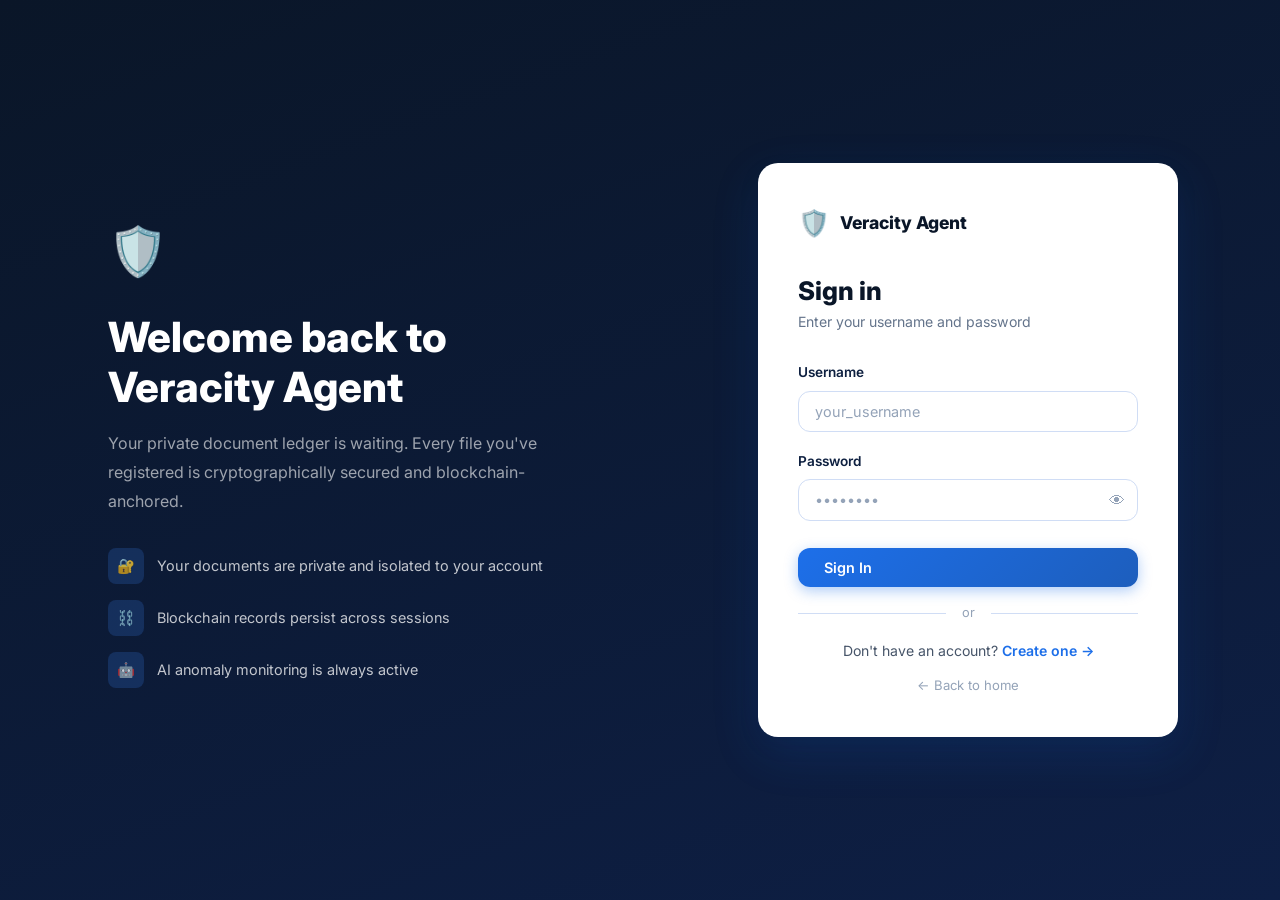
<file: frontend/login.html>
<!DOCTYPE html>
<html lang="en">

<head>
    <meta charset="UTF-8" />
    <meta name="viewport" content="width=device-width, initial-scale=1.0" />
    <title>Sign In – Veracity Agent</title>
    <meta name="description" content="Sign in to your Veracity Agent account to access your private document ledger." />
    <link rel="icon"
        href="data:image/svg+xml,<svg xmlns='http://www.w3.org/2000/svg' viewBox='0 0 100 100'><text y='.9em' font-size='90'>🛡️</text></svg>" />
    <link rel="stylesheet" href="src/style.css" />
</head>

<body>
    <div class="auth-page">

        <!-- Left panel (visible on wide screens) -->
        <div class="auth-left">
            <div style="max-width:440px;color:white;">
                <div style="font-size:3rem;margin-bottom:1.5rem;">🛡️</div>
                <h2 style="color:white;margin-bottom:1rem;">Welcome back to<br>Veracity Agent</h2>
                <p style="color:rgba(255,255,255,.6);font-size:1rem;line-height:1.8;margin-bottom:2rem;">
                    Your private document ledger is waiting. Every file you've registered is cryptographically secured
                    and blockchain-anchored.
                </p>
                <div style="display:flex;flex-direction:column;gap:1rem;">
                    <div style="display:flex;align-items:center;gap:.8rem;color:rgba(255,255,255,.75);font-size:.9rem;">
                        <div
                            style="width:36px;height:36px;background:rgba(59,130,246,.2);border-radius:8px;display:flex;align-items:center;justify-content:center;">
                            🔐</div>
                        Your documents are private and isolated to your account
                    </div>
                    <div style="display:flex;align-items:center;gap:.8rem;color:rgba(255,255,255,.75);font-size:.9rem;">
                        <div
                            style="width:36px;height:36px;background:rgba(59,130,246,.2);border-radius:8px;display:flex;align-items:center;justify-content:center;">
                            ⛓️</div>
                        Blockchain records persist across sessions
                    </div>
                    <div style="display:flex;align-items:center;gap:.8rem;color:rgba(255,255,255,.75);font-size:.9rem;">
                        <div
                            style="width:36px;height:36px;background:rgba(59,130,246,.2);border-radius:8px;display:flex;align-items:center;justify-content:center;">
                            🤖</div>
                        AI anomaly monitoring is always active
                    </div>
                </div>
            </div>
        </div>

        <!-- Right panel: login form -->
        <div class="auth-right">
            <div class="auth-box fade-up">
                <div class="auth-logo">
                    <span class="logo">🛡️</span>
                    <span class="name">Veracity Agent</span>
                </div>
                <h2>Sign in</h2>
                <p class="auth-sub">Enter your username and password</p>

                <div id="alert-box"></div>

                <form id="login-form" novalidate>
                    <div class="input-group">
                        <label for="username">Username</label>
                        <input type="text" id="username" name="username" placeholder="your_username"
                            autocomplete="username" required />
                    </div>
                    <div class="input-group">
                        <label for="password">Password</label>
                        <div style="position:relative;">
                            <input type="password" id="password" name="password" placeholder="••••••••"
                                autocomplete="current-password" required style="width:100%;padding-right:3rem;" />
                            <button type="button" id="toggle-pw"
                                style="position:absolute;right:.8rem;top:50%;transform:translateY(-50%);background:none;border:none;cursor:pointer;font-size:1rem;color:var(--gray-400);">👁</button>
                        </div>
                    </div>

                    <button type="submit" class="btn btn-primary w-full" id="submit-btn" style="margin-top:.5rem;">
                        Sign In
                    </button>
                </form>

                <div class="auth-divider">or</div>
                <p style="text-align:center;font-size:.88rem;color:var(--gray-600);">
                    Don't have an account? <a href="register.html" class="auth-link">Create one →</a>
                </p>
                <p style="text-align:center;margin-top:.6rem;">
                    <a href="index.html" style="font-size:.82rem;color:var(--gray-400);">← Back to home</a>
                </p>
            </div>
        </div>
    </div>

    <script type="module">
        const API = 'http://127.0.0.1:8000';

        function showAlert(msg, type = 'error') {
            const box = document.getElementById('alert-box');
            const icon = type === 'error' ? '❌' : type === 'success' ? '✅' : 'ℹ️';
            box.innerHTML = `<div class="alert alert-${type}">${icon} ${msg}</div>`;
        }

        // Toggle password visibility
        document.getElementById('toggle-pw').addEventListener('click', () => {
            const pw = document.getElementById('password');
            pw.type = pw.type === 'password' ? 'text' : 'password';
        });

        document.getElementById('login-form').addEventListener('submit', async (e) => {
            e.preventDefault();
            const btn = document.getElementById('submit-btn');
            const username = document.getElementById('username').value.trim();
            const password = document.getElementById('password').value;

            if (!username || !password) { showAlert('Please fill in all fields.'); return; }

            btn.disabled = true;
            btn.innerHTML = '<span class="spinner"></span> Signing in…';

            try {
                const form = new FormData();
                form.append('username', username);
                form.append('password', password);

                const res = await fetch(`${API}/auth/login`, { method: 'POST', body: form });
                const data = await res.json();

                if (!res.ok) {
                    showAlert(data.detail || 'Login failed. Check your credentials.');
                    btn.disabled = false; btn.innerHTML = 'Sign In';
                    return;
                }

                // Store token and user info
                localStorage.setItem('va_token', data.access_token);
                localStorage.setItem('va_user', JSON.stringify({ username: data.username, email: data.email }));

                showAlert('Login successful! Redirecting…', 'success');
                setTimeout(() => { window.location.href = 'dashboard.html'; }, 800);
            } catch (err) {
                showAlert('Cannot reach the backend server. Make sure it is running on port 8000.');
                btn.disabled = false; btn.innerHTML = 'Sign In';
            }
        });

        // Redirect if already logged in
        if (localStorage.getItem('va_token')) {
            window.location.href = 'dashboard.html';
        }
    </script>
</body>

</html>
</file>
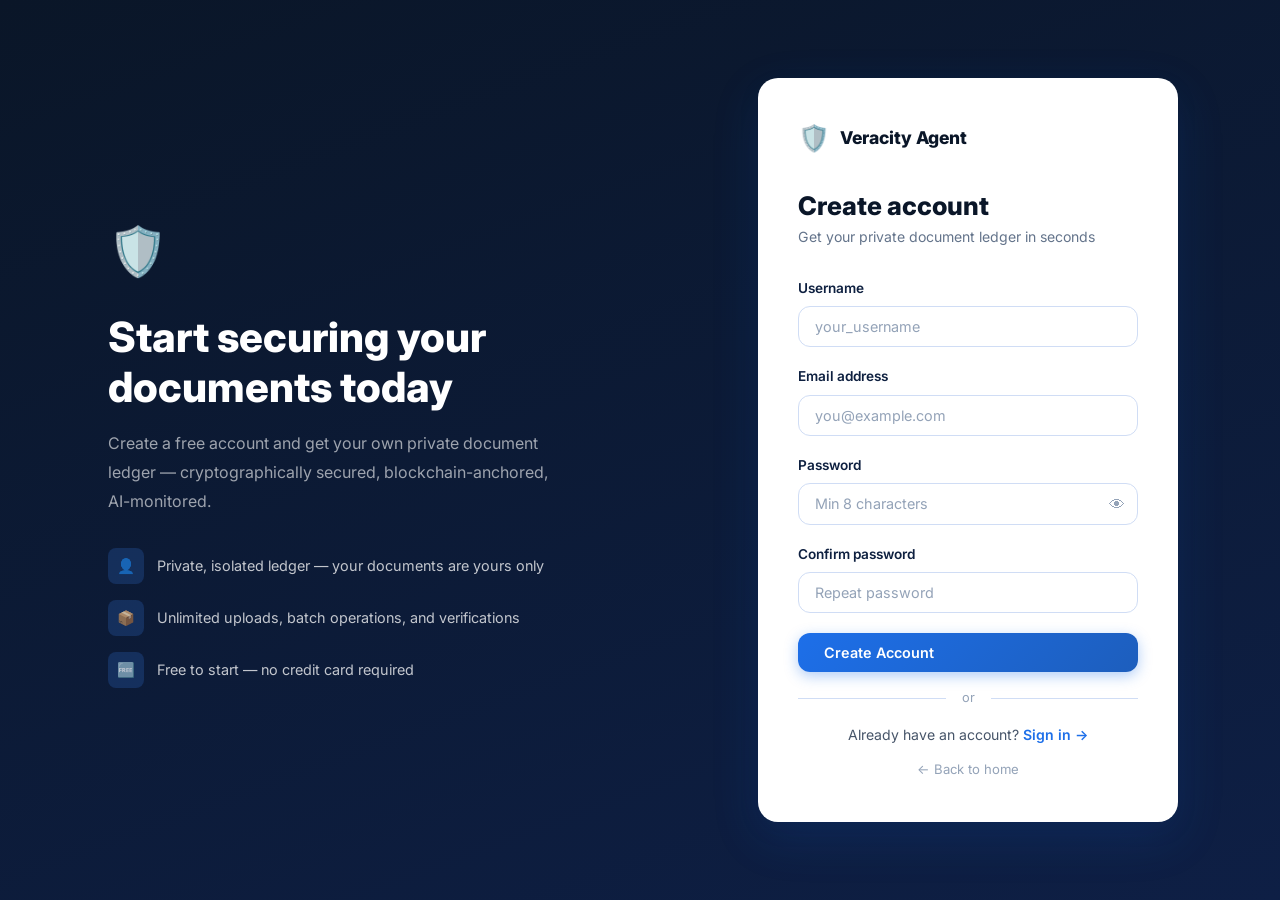
<file: frontend/register.html>
<!DOCTYPE html>
<html lang="en">

<head>
    <meta charset="UTF-8" />
    <meta name="viewport" content="width=device-width, initial-scale=1.0" />
    <title>Create Account – Veracity Agent</title>
    <meta name="description"
        content="Create a free Veracity Agent account and start securing your documents with cryptographic signing and blockchain provenance." />
    <link rel="icon"
        href="data:image/svg+xml,<svg xmlns='http://www.w3.org/2000/svg' viewBox='0 0 100 100'><text y='.9em' font-size='90'>🛡️</text></svg>" />
    <link rel="stylesheet" href="src/style.css" />
</head>

<body>
    <div class="auth-page">

        <!-- Left panel -->
        <div class="auth-left">
            <div style="max-width:440px;color:white;">
                <div style="font-size:3rem;margin-bottom:1.5rem;">🛡️</div>
                <h2 style="color:white;margin-bottom:1rem;">Start securing your<br>documents today</h2>
                <p style="color:rgba(255,255,255,.6);font-size:1rem;line-height:1.8;margin-bottom:2rem;">
                    Create a free account and get your own private document ledger — cryptographically secured,
                    blockchain-anchored, AI-monitored.
                </p>
                <div style="display:flex;flex-direction:column;gap:1rem;">
                    <div style="display:flex;align-items:center;gap:.8rem;color:rgba(255,255,255,.75);font-size:.9rem;">
                        <div
                            style="width:36px;height:36px;background:rgba(59,130,246,.2);border-radius:8px;display:flex;align-items:center;justify-content:center;">
                            👤</div>
                        Private, isolated ledger — your documents are yours only
                    </div>
                    <div style="display:flex;align-items:center;gap:.8rem;color:rgba(255,255,255,.75);font-size:.9rem;">
                        <div
                            style="width:36px;height:36px;background:rgba(59,130,246,.2);border-radius:8px;display:flex;align-items:center;justify-content:center;">
                            📦</div>
                        Unlimited uploads, batch operations, and verifications
                    </div>
                    <div style="display:flex;align-items:center;gap:.8rem;color:rgba(255,255,255,.75);font-size:.9rem;">
                        <div
                            style="width:36px;height:36px;background:rgba(59,130,246,.2);border-radius:8px;display:flex;align-items:center;justify-content:center;">
                            🆓</div>
                        Free to start — no credit card required
                    </div>
                </div>
            </div>
        </div>

        <!-- Right panel: register form -->
        <div class="auth-right">
            <div class="auth-box fade-up">
                <div class="auth-logo">
                    <span class="logo">🛡️</span>
                    <span class="name">Veracity Agent</span>
                </div>
                <h2>Create account</h2>
                <p class="auth-sub">Get your private document ledger in seconds</p>

                <div id="alert-box"></div>

                <form id="register-form" novalidate>
                    <div class="input-group">
                        <label for="username">Username</label>
                        <input type="text" id="username" name="username" placeholder="your_username"
                            autocomplete="username" required minlength="3" />
                    </div>
                    <div class="input-group">
                        <label for="email">Email address</label>
                        <input type="email" id="email" name="email" placeholder="you@example.com" autocomplete="email"
                            required />
                    </div>
                    <div class="input-group">
                        <label for="password">Password</label>
                        <div style="position:relative;">
                            <input type="password" id="password" name="password" placeholder="Min 8 characters"
                                autocomplete="new-password" required minlength="8"
                                style="width:100%;padding-right:3rem;" />
                            <button type="button" id="toggle-pw"
                                style="position:absolute;right:.8rem;top:50%;transform:translateY(-50%);background:none;border:none;cursor:pointer;font-size:1rem;color:var(--gray-400);">👁</button>
                        </div>
                    </div>
                    <div class="input-group">
                        <label for="password2">Confirm password</label>
                        <input type="password" id="password2" name="password2" placeholder="Repeat password"
                            autocomplete="new-password" required />
                    </div>

                    <!-- Password strength indicator -->
                    <div id="pw-strength" style="margin-bottom:1rem;display:none;">
                        <div
                            style="height:4px;border-radius:2px;background:var(--border);overflow:hidden;margin-bottom:.3rem;">
                            <div id="pw-bar" style="height:100%;width:0%;transition:all .3s;border-radius:2px;"></div>
                        </div>
                        <div id="pw-label" style="font-size:.75rem;color:var(--gray-500);"></div>
                    </div>

                    <button type="submit" class="btn btn-primary w-full" id="submit-btn">
                        Create Account
                    </button>
                </form>

                <div class="auth-divider">or</div>
                <p style="text-align:center;font-size:.88rem;color:var(--gray-600);">
                    Already have an account? <a href="login.html" class="auth-link">Sign in →</a>
                </p>
                <p style="text-align:center;margin-top:.6rem;">
                    <a href="index.html" style="font-size:.82rem;color:var(--gray-400);">← Back to home</a>
                </p>
            </div>
        </div>
    </div>

    <script>
        const API = 'http://127.0.0.1:8000';

        function showAlert(msg, type = 'error') {
            const icon = type === 'error' ? '❌' : type === 'success' ? '✅' : 'ℹ️';
            document.getElementById('alert-box').innerHTML = `<div class="alert alert-${type}">${icon} ${msg}</div>`;
        }

        // Password strength
        document.getElementById('password').addEventListener('input', function () {
            const val = this.value;
            const wrap = document.getElementById('pw-strength');
            const bar = document.getElementById('pw-bar');
            const lbl = document.getElementById('pw-label');
            if (!val) { wrap.style.display = 'none'; return; }
            wrap.style.display = 'block';
            let score = 0;
            if (val.length >= 8) score++;
            if (/[A-Z]/.test(val)) score++;
            if (/[0-9]/.test(val)) score++;
            if (/[^A-Za-z0-9]/.test(val)) score++;
            const colors = ['#ef4444', '#f59e0b', '#3b82f6', '#10b981'];
            const labels = ['Weak', 'Fair', 'Good', 'Strong'];
            bar.style.width = `${score * 25}%`;
            bar.style.background = colors[score - 1] || colors[0];
            lbl.textContent = `Password strength: ${labels[score - 1] || 'Very weak'}`;
        });

        // Toggle password visibility
        document.getElementById('toggle-pw').addEventListener('click', () => {
            const pw = document.getElementById('password');
            pw.type = pw.type === 'password' ? 'text' : 'password';
        });

        document.getElementById('register-form').addEventListener('submit', async (e) => {
            e.preventDefault();
            const btn = document.getElementById('submit-btn');
            const username = document.getElementById('username').value.trim();
            const email = document.getElementById('email').value.trim();
            const password = document.getElementById('password').value;
            const password2 = document.getElementById('password2').value;

            if (!username || !email || !password) { showAlert('Please fill in all fields.'); return; }
            if (username.length < 3) { showAlert('Username must be at least 3 characters.'); return; }
            if (password.length < 8) { showAlert('Password must be at least 8 characters.'); return; }
            if (password !== password2) { showAlert('Passwords do not match.'); return; }

            btn.disabled = true;
            btn.innerHTML = '<span class="spinner"></span> Creating account…';

            try {
                const res = await fetch(`${API}/auth/register`, {
                    method: 'POST',
                    headers: { 'Content-Type': 'application/json' },
                    body: JSON.stringify({ username, email, password }),
                });
                const data = await res.json();

                if (!res.ok) {
                    showAlert(data.detail || 'Registration failed.');
                    btn.disabled = false; btn.innerHTML = 'Create Account';
                    return;
                }

                localStorage.setItem('va_token', data.access_token);
                localStorage.setItem('va_user', JSON.stringify({ username: data.username, email: data.email }));

                showAlert('Account created! Redirecting to your dashboard…', 'success');
                setTimeout(() => { window.location.href = 'dashboard.html'; }, 900);
            } catch (err) {
                showAlert('Cannot reach the backend server. Make sure it is running on port 8000.');
                btn.disabled = false; btn.innerHTML = 'Create Account';
            }
        });

        // Redirect if already logged in
        if (localStorage.getItem('va_token')) {
            window.location.href = 'dashboard.html';
        }
    </script>
</body>

</html>
</file>
<file: frontend/src/style.css>
/* ═══════════════════════════════════════════════════════════════
   Veracity Agent – Global Design System
   Color: Blue / White / Black  |  Font: Inter
═══════════════════════════════════════════════════════════════ */
@import url('https://fonts.googleapis.com/css2?family=Inter:wght@300;400;500;600;700;800;900&display=swap');

/* ─── CSS Variables ─────────────────────────────────────────── */
:root {
  --blue-900: #0a1628;
  --blue-800: #0e2040;
  --blue-700: #1a3a6b;
  --blue-600: #1d5ebd;
  --blue-500: #1d6fe9;
  --blue-400: #3b82f6;
  --blue-300: #60a5fa;
  --blue-200: #bfdbfe;
  --blue-100: #dbeafe;
  --blue-50:  #eff6ff;
  --white:    #ffffff;
  --black:    #000000;
  --gray-900: #0f172a;
  --gray-800: #1e293b;
  --gray-700: #334155;
  --gray-600: #475569;
  --gray-500: #64748b;
  --gray-400: #94a3b8;
  --gray-300: #cbd5e1;
  --gray-200: #e2e8f0;
  --gray-100: #f1f5f9;
  --gray-50:  #f8fafc;
  --success:  #10b981;
  --danger:   #ef4444;
  --warning:  #f59e0b;
  --surface:  #f4f8ff;
  --border:   #d0ddf5;
  --shadow-sm: 0 1px 3px rgba(10,22,40,.08), 0 1px 2px rgba(10,22,40,.06);
  --shadow:    0 4px 16px rgba(29,111,233,.1), 0 2px 6px rgba(10,22,40,.08);
  --shadow-lg: 0 16px 48px rgba(29,111,233,.15), 0 8px 20px rgba(10,22,40,.1);
  --radius:    12px;
  --radius-lg: 20px;
  --trans:     all .22s cubic-bezier(.4,0,.2,1);
}

/* ─── Reset ─────────────────────────────────────────────────── */
*, *::before, *::after { box-sizing: border-box; margin: 0; padding: 0; }
html { scroll-behavior: smooth; }
body {
  font-family: 'Inter', sans-serif;
  background: var(--white);
  color: var(--blue-900);
  line-height: 1.6;
  -webkit-font-smoothing: antialiased;
}
a { text-decoration: none; color: inherit; }
img, svg { display: block; }
button { cursor: pointer; font-family: inherit; }
input, textarea, select { font-family: inherit; }

/* ─── Typography ─────────────────────────────────────────────── */
h1 { font-size: clamp(2.2rem, 5vw, 4rem); font-weight: 900; line-height: 1.1; }
h2 { font-size: clamp(1.6rem, 3.5vw, 2.6rem); font-weight: 800; line-height: 1.2; }
h3 { font-size: 1.25rem; font-weight: 700; }
h4 { font-size: 1rem; font-weight: 600; }
p  { color: var(--gray-600); }

/* ─── Gradient text ──────────────────────────────────────────── */
.gradient-text {
  background: linear-gradient(135deg, var(--blue-500), var(--blue-300));
  -webkit-background-clip: text;
  -webkit-text-fill-color: transparent;
  background-clip: text;
}

/* ─── Buttons ────────────────────────────────────────────────── */
.btn {
  display: inline-flex;
  align-items: center;
  gap: .5rem;
  padding: .7rem 1.6rem;
  border-radius: var(--radius);
  font-weight: 600;
  font-size: .9rem;
  border: none;
  transition: var(--trans);
  cursor: pointer;
  white-space: nowrap;
}
.btn-primary {
  background: linear-gradient(135deg, var(--blue-500), var(--blue-600));
  color: var(--white);
  box-shadow: 0 4px 14px rgba(29,111,233,.35);
}
.btn-primary:hover {
  transform: translateY(-2px);
  box-shadow: 0 8px 24px rgba(29,111,233,.45);
}
.btn-outline {
  background: transparent;
  color: var(--blue-500);
  border: 2px solid var(--blue-500);
}
.btn-outline:hover {
  background: var(--blue-500);
  color: var(--white);
  transform: translateY(-2px);
}
.btn-white {
  background: var(--white);
  color: var(--blue-600);
  box-shadow: var(--shadow-sm);
}
.btn-white:hover {
  transform: translateY(-2px);
  box-shadow: var(--shadow);
}
.btn-ghost {
  background: transparent;
  color: var(--gray-600);
  border: 1px solid var(--border);
}
.btn-ghost:hover { background: var(--gray-50); }
.btn-danger {
  background: linear-gradient(135deg, #ef4444, #dc2626);
  color: var(--white);
}
.btn-danger:hover { transform: translateY(-1px); opacity: .9; }
.btn-sm { padding: .45rem 1rem; font-size: .82rem; border-radius: 8px; }
.btn-lg { padding: .9rem 2.2rem; font-size: 1rem; border-radius: var(--radius-lg); }
.btn:disabled { opacity: .5; cursor: not-allowed; transform: none !important; }

/* ─── Form inputs ────────────────────────────────────────────── */
.input-group { display: flex; flex-direction: column; gap: .4rem; margin-bottom: 1.2rem; }
.input-group label { font-size: .85rem; font-weight: 600; color: var(--blue-800); }
.input-group input, .input-group select, .input-group textarea {
  padding: .7rem 1rem;
  border: 1.5px solid var(--border);
  border-radius: var(--radius);
  font-size: .9rem;
  background: var(--white);
  color: var(--blue-900);
  transition: var(--trans);
  outline: none;
}
.input-group input:focus, .input-group select:focus, .input-group textarea:focus {
  border-color: var(--blue-400);
  box-shadow: 0 0 0 3px rgba(59,130,246,.12);
}
.input-group input::placeholder { color: var(--gray-400); }

/* ─── Cards ──────────────────────────────────────────────────── */
.card {
  background: var(--white);
  border: 1px solid var(--border);
  border-radius: var(--radius-lg);
  padding: 1.8rem;
  box-shadow: var(--shadow-sm);
  transition: var(--trans);
}
.card:hover { box-shadow: var(--shadow); transform: translateY(-2px); }
.card-flat { background: var(--surface); border: 1px solid var(--border); border-radius: var(--radius); padding: 1.4rem; }

/* ─── Badges / status ────────────────────────────────────────── */
.badge {
  display: inline-flex;
  align-items: center;
  gap: .35rem;
  padding: .3rem .9rem;
  border-radius: 100px;
  font-size: .78rem;
  font-weight: 700;
  letter-spacing: .04em;
}
.badge-verified  { background: #d1fae5; color: #065f46; border: 1px solid #a7f3d0; }
.badge-tampered  { background: #fef3c7; color: #92400e; border: 1px solid #fcd34d; }
.badge-revoked   { background: #ede9fe; color: #5b21b6; border: 1px solid #c4b5fd; }
.badge-rejected  { background: #fee2e2; color: #991b1b; border: 1px solid #fca5a5; }
.badge-copy      { background: #fff7ed; color: #c2410c; border: 1px solid #fdba74; }
.badge-duplicate { background: var(--gray-100); color: var(--gray-600); border: 1px solid var(--gray-300); }
.badge-blue { background: var(--blue-100); color: var(--blue-700); border: 1px solid var(--blue-200); }

/* ─── Copy-detection alert ───────────────────────────────────── */
.copy-alert {
  background: linear-gradient(135deg, #fff7ed, #ffedd5);
  border: 1.5px solid #fdba74;
  border-radius: var(--radius);
  padding: 1rem 1.2rem;
  display: flex;
  gap: .8rem;
  align-items: flex-start;
}
.copy-alert .copy-icon { font-size: 1.4rem; flex-shrink: 0; }
.copy-alert-title { font-weight: 700; color: #c2410c; font-size: .9rem; }
.copy-alert-body  { color: #7c2d12; font-size: .82rem; margin-top: .2rem; }

/* ─── Alert boxes ────────────────────────────────────────────── */
.alert { border-radius: var(--radius); padding: .9rem 1.2rem; display: flex; align-items: flex-start; gap: .7rem; font-size: .88rem; margin: .8rem 0; }
.alert-success { background: #ecfdf5; border: 1px solid #a7f3d0; color: #065f46; }
.alert-error   { background: #fef2f2; border: 1px solid #fca5a5; color: #991b1b; }
.alert-info    { background: var(--blue-50); border: 1px solid var(--blue-200); color: var(--blue-700); }
.alert-warning { background: #fffbeb; border: 1px solid #fde68a; color: #92400e; }

/* ─── Tables ─────────────────────────────────────────────────── */
.table-wrap { overflow-x: auto; border: 1px solid var(--border); border-radius: var(--radius); }
table { width: 100%; border-collapse: collapse; }
th { background: var(--blue-900); color: var(--white); padding: .75rem 1rem; text-align: left; font-size: .8rem; font-weight: 600; letter-spacing: .05em; white-space: nowrap; }
td { padding: .7rem 1rem; border-bottom: 1px solid var(--border); font-size: .85rem; color: var(--gray-700); }
tr:last-child td { border-bottom: none; }
tr:hover td { background: var(--blue-50); }

/* ─── File drop zone ─────────────────────────────────────────── */
.drop-zone {
  border: 2px dashed var(--border);
  border-radius: var(--radius-lg);
  padding: 2.5rem 2rem;
  text-align: center;
  transition: var(--trans);
  cursor: pointer;
  background: var(--surface);
}
.drop-zone:hover, .drop-zone.dragging {
  border-color: var(--blue-400);
  background: var(--blue-50);
}
.drop-zone-icon { font-size: 2.5rem; margin-bottom: .8rem; }
.drop-zone-text { font-weight: 600; color: var(--blue-700); margin-bottom: .3rem; }
.drop-zone-sub  { font-size: .82rem; color: var(--gray-500); }

/* ─── Metrics ────────────────────────────────────────────────── */
.metric-grid { display: grid; grid-template-columns: repeat(auto-fit,minmax(140px,1fr)); gap: 1rem; }
.metric-card {
  background: linear-gradient(135deg, var(--blue-50), var(--white));
  border: 1px solid var(--blue-200);
  border-radius: var(--radius);
  padding: 1.2rem 1.4rem;
  text-align: center;
}
.metric-value { font-size: 2rem; font-weight: 800; color: var(--blue-600); line-height: 1; }
.metric-label { font-size: .78rem; color: var(--gray-500); font-weight: 600; margin-top: .3rem; text-transform: uppercase; letter-spacing: .06em; }

/* ─── Spinner ────────────────────────────────────────────────── */
.spinner {
  width: 20px; height: 20px;
  border: 3px solid var(--blue-200);
  border-top-color: var(--blue-500);
  border-radius: 50%;
  animation: spin .7s linear infinite;
  display: inline-block;
}
@keyframes spin { to { transform: rotate(360deg); } }

/* ─── Divider ────────────────────────────────────────────────── */
.divider { border: none; border-top: 1px solid var(--border); margin: 1.5rem 0; }

/* ─── Section headers ────────────────────────────────────────── */
.section-header { margin-bottom: 1.5rem; }
.section-header h3 { color: var(--blue-900); margin-bottom: .25rem; }
.section-header p  { font-size: .88rem; margin: 0; }

/* ─── Navbar (landing) ───────────────────────────────────────── */
.navbar {
  position: fixed; top: 0; left: 0; right: 0; z-index: 100;
  padding: 0 max(2rem, (100vw - 1200px)/2);
  height: 68px;
  display: flex; align-items: center; justify-content: space-between;
  background: rgba(255,255,255,.88);
  backdrop-filter: blur(16px);
  border-bottom: 1px solid var(--border);
  transition: var(--trans);
}
.navbar.scrolled { box-shadow: var(--shadow); }
.navbar-brand { display: flex; align-items: center; gap: .6rem; }
.navbar-brand .logo { font-size: 1.5rem; }
.navbar-brand .brand-name { font-weight: 800; font-size: 1.15rem; color: var(--blue-900); }
.navbar-links { display: flex; align-items: center; gap: 2rem; }
.navbar-links a { font-size: .9rem; font-weight: 500; color: var(--gray-600); transition: var(--trans); }
.navbar-links a:hover { color: var(--blue-500); }
.navbar-actions { display: flex; gap: .8rem; }

/* ─── Dashboard layout ───────────────────────────────────────── */
.dash-layout { display: flex; height: 100vh; overflow: hidden; }
.sidebar {
  width: 260px; flex-shrink: 0;
  background: var(--blue-900);
  color: var(--white);
  display: flex; flex-direction: column;
  overflow-y: auto;
  transition: var(--trans);
}
.sidebar-brand {
  padding: 1.5rem 1.4rem;
  border-bottom: 1px solid rgba(255,255,255,.08);
  display: flex; align-items: center; gap: .7rem;
}
.sidebar-brand .logo { font-size: 1.6rem; }
.sidebar-brand .name { font-weight: 800; font-size: 1.05rem; line-height: 1.1; }
.sidebar-brand .version { font-size: .72rem; color: var(--blue-300); opacity: .7; }
.sidebar-nav { padding: 1rem 0; flex: 1; }
.nav-section-title {
  font-size: .65rem; font-weight: 700; letter-spacing: .12em;
  text-transform: uppercase; color: rgba(255,255,255,.35);
  padding: .8rem 1.4rem .3rem;
}
.nav-item {
  display: flex; align-items: center; gap: .85rem;
  padding: .65rem 1.4rem;
  border-radius: 0; cursor: pointer;
  transition: var(--trans);
  color: rgba(255,255,255,.6);
  font-size: .88rem; font-weight: 500;
  border-left: 3px solid transparent;
}
.nav-item:hover { background: rgba(255,255,255,.06); color: var(--white); }
.nav-item.active {
  background: rgba(29,111,233,.25);
  color: var(--white);
  border-left-color: var(--blue-400);
  font-weight: 600;
}
.nav-item .nav-icon { font-size: 1.1rem; width: 22px; text-align: center; flex-shrink: 0; }
.sidebar-footer {
  padding: 1rem 1.4rem;
  border-top: 1px solid rgba(255,255,255,.08);
}
.user-info {
  display: flex; align-items: center; gap: .7rem;
  padding: .6rem .8rem;
  border-radius: var(--radius);
  background: rgba(255,255,255,.06);
  margin-bottom: .6rem;
}
.user-avatar {
  width: 34px; height: 34px; border-radius: 50%;
  background: linear-gradient(135deg, var(--blue-500), var(--blue-300));
  display: flex; align-items: center; justify-content: center;
  font-weight: 700; font-size: .85rem; color: var(--white);
  flex-shrink: 0;
}
.user-name  { font-size: .85rem; font-weight: 600; color: var(--white); }
.user-email { font-size: .72rem; color: rgba(255,255,255,.45); }
.main-panel { flex: 1; overflow-y: auto; background: var(--surface); }
.main-topbar {
  position: sticky; top: 0;
  background: rgba(255,255,255,.92);
  backdrop-filter: blur(12px);
  border-bottom: 1px solid var(--border);
  padding: .9rem 2rem;
  display: flex; align-items: center; justify-content: space-between;
  z-index: 10;
}
.topbar-title { font-weight: 700; font-size: 1.1rem; color: var(--blue-900); }
.topbar-subtitle { font-size: .8rem; color: var(--gray-500); }
.main-content { padding: 2rem; }

/* ─── Tabs ───────────────────────────────────────────────────── */
.tab-bar {
  display: flex; gap: .3rem;
  border-bottom: 2px solid var(--border);
  margin-bottom: 1.5rem; overflow-x: auto;
}
.tab-btn {
  padding: .6rem 1.2rem;
  border: none; background: transparent;
  color: var(--gray-500); font-weight: 500; font-size: .88rem;
  border-bottom: 2px solid transparent;
  margin-bottom: -2px; cursor: pointer;
  transition: var(--trans); white-space: nowrap;
  display: flex; align-items: center; gap: .5rem;
}
.tab-btn:hover { color: var(--blue-600); }
.tab-btn.active {
  color: var(--blue-600); font-weight: 700;
  border-bottom-color: var(--blue-500);
}

/* ─── Status pill ────────────────────────────────────────────── */
.status-online { display: flex; align-items: center; gap: .5rem; font-size: .8rem; font-weight: 600; color: var(--success); }
.status-offline { color: var(--danger); }
.dot { width: 8px; height: 8px; border-radius: 50%; background: currentColor; animation: pulse 1.5s infinite; }
@keyframes pulse { 0%,100%{opacity:1} 50%{opacity:.4} }

/* ─── Blockchain block card ──────────────────────────────────── */
.block-card {
  background: var(--white);
  border: 1px solid var(--border);
  border-radius: var(--radius);
  padding: 1rem 1.2rem;
  font-size: .82rem;
  border-left: 4px solid var(--blue-400);
  margin-bottom: .8rem;
}
.block-index { font-weight: 800; color: var(--blue-600); font-size: 1rem; }
.block-hash  { font-family: monospace; font-size: .75rem; color: var(--gray-500); word-break: break-all; }

/* ─── Landing sections ───────────────────────────────────────── */
.section { padding: 6rem max(2rem,(100vw - 1200px)/2); }
.section-center { text-align: center; }
.section-dark { background: var(--blue-900); color: var(--white); }
.section-dark p { color: rgba(255,255,255,.65); }
.section-dark h2 { color: var(--white); }
.section-blue { background: linear-gradient(135deg, var(--blue-50), #e0eeff); }

.hero {
  min-height: 100vh;
  display: flex; align-items: center; justify-content: center;
  padding: 6rem max(2rem,(100vw - 1200px)/2) 4rem;
  background: linear-gradient(160deg, var(--blue-900) 0%, #0e1f45 60%, var(--blue-900) 100%);
  color: var(--white);
  position: relative; overflow: hidden;
}
.hero::before {
  content: '';
  position: absolute; inset: 0;
  background: radial-gradient(ellipse at 70% 40%, rgba(29,111,233,.3) 0%, transparent 60%),
              radial-gradient(ellipse at 20% 80%, rgba(59,130,246,.2) 0%, transparent 50%);
  pointer-events: none;
}
.hero-grid { display: grid; grid-template-columns: 1fr 1fr; gap: 4rem; align-items: center; max-width: 1200px; width: 100%; margin: 0 auto; position: relative; z-index: 1; }
.hero-eyebrow { display: inline-flex; align-items: center; gap: .5rem; background: rgba(59,130,246,.15); border: 1px solid rgba(59,130,246,.3); border-radius: 100px; padding: .35rem 1rem; font-size: .8rem; font-weight: 600; color: var(--blue-300); margin-bottom: 1.2rem; }
.hero h1 { color: var(--white); margin-bottom: 1.2rem; }
.hero-desc { font-size: 1.08rem; color: rgba(255,255,255,.72); margin-bottom: 2rem; max-width: 480px; }
.hero-actions { display: flex; gap: 1rem; flex-wrap: wrap; }
.hero-visual { display: flex; align-items: center; justify-content: center; }
.hero-card {
  background: rgba(255,255,255,.06);
  border: 1px solid rgba(255,255,255,.12);
  border-radius: var(--radius-lg);
  padding: 2rem;
  backdrop-filter: blur(20px);
  max-width: 340px; width: 100%;
}
.hero-card-badge { font-size: .72rem; font-weight: 700; text-transform: uppercase; letter-spacing: .1em; color: var(--blue-300); margin-bottom: .6rem; }
.hero-card h4 { color: var(--white); margin-bottom: 1.2rem; font-size: 1rem; font-weight: 600; }
.hash-line { font-family: monospace; font-size: .7rem; color: var(--blue-300); background: rgba(0,0,0,.3); border-radius: 6px; padding: .4rem .7rem; margin-bottom: .5rem; word-break: break-all; }
.step-row { display: flex; align-items: center; gap: .7rem; padding: .5rem 0; border-bottom: 1px solid rgba(255,255,255,.07); font-size: .82rem; color: rgba(255,255,255,.75); }
.step-row:last-child { border-bottom: none; }
.step-check { width: 20px; height: 20px; border-radius: 50%; background: linear-gradient(135deg,#10b981,#059669); display: flex; align-items: center; justify-content: center; font-size: .65rem; color: white; flex-shrink: 0; }

.features-grid { display: grid; grid-template-columns: repeat(auto-fit,minmax(280px,1fr)); gap: 1.5rem; margin-top: 3rem; }
.feature-card {
  background: var(--white);
  border: 1px solid var(--border);
  border-radius: var(--radius-lg);
  padding: 2rem;
  transition: var(--trans);
}
.feature-card:hover { transform: translateY(-4px); box-shadow: var(--shadow-lg); border-color: var(--blue-200); }
.feature-icon { width: 52px; height: 52px; border-radius: var(--radius); background: linear-gradient(135deg, var(--blue-50), var(--blue-100)); display: flex; align-items: center; justify-content: center; font-size: 1.6rem; margin-bottom: 1.2rem; }
.feature-card h3 { margin-bottom: .5rem; font-size: 1.05rem; }
.feature-card p  { font-size: .88rem; }

.steps-grid { display: grid; grid-template-columns: repeat(auto-fit,minmax(220px,1fr)); gap: 2rem; margin-top: 3rem; counter-reset: step; }
.step-card { text-align: center; counter-increment: step; }
.step-num {
  width: 52px; height: 52px; border-radius: 50%;
  background: linear-gradient(135deg, var(--blue-500), var(--blue-600));
  display: flex; align-items: center; justify-content: center;
  font-size: 1.3rem; font-weight: 900; color: var(--white);
  margin: 0 auto 1rem; box-shadow: 0 6px 20px rgba(29,111,233,.3);
}
.step-card h3 { margin-bottom: .5rem; }

/* ─── Auth pages ─────────────────────────────────────────────── */
.auth-page {
  min-height: 100vh;
  display: flex;
  background: linear-gradient(160deg, var(--blue-900), #0e1f45);
}
.auth-left {
  flex: 1; display: flex; align-items: center; justify-content: center;
  padding: 3rem; display: none;
}
.auth-right {
  flex: 1; display: flex; align-items: center; justify-content: center;
  padding: 2rem;
}
@media (min-width: 900px) {
  .auth-left { display: flex; }
}
.auth-box {
  background: var(--white);
  border-radius: var(--radius-lg);
  padding: 2.5rem;
  width: 100%; max-width: 420px;
  box-shadow: var(--shadow-lg);
}
.auth-logo { display: flex; align-items: center; gap: .6rem; margin-bottom: 2rem; }
.auth-logo .logo { font-size: 1.6rem; }
.auth-logo .name { font-weight: 800; font-size: 1.1rem; color: var(--blue-900); }
.auth-box h2 { color: var(--blue-900); margin-bottom: .3rem; font-size: 1.6rem; }
.auth-box .auth-sub { color: var(--gray-500); font-size: .88rem; margin-bottom: 1.8rem; }
.auth-divider { display: flex; align-items: center; gap: 1rem; margin: 1rem 0; color: var(--gray-400); font-size: .8rem; }
.auth-divider::before, .auth-divider::after { content: ''; flex: 1; height: 1px; background: var(--border); }
.auth-link { color: var(--blue-500); font-weight: 600; }
.auth-link:hover { text-decoration: underline; }

/* ─── Animations ─────────────────────────────────────────────── */
@keyframes fadeUp {
  from { opacity: 0; transform: translateY(24px); }
  to   { opacity: 1; transform: translateY(0); }
}
.fade-up { animation: fadeUp .5s ease both; }
.fade-up-1 { animation-delay: .1s; }
.fade-up-2 { animation-delay: .2s; }
.fade-up-3 { animation-delay: .3s; }
.fade-up-4 { animation-delay: .4s; }

/* ─── Responsive helpers ─────────────────────────────────────── */
@media (max-width: 768px) {
  .hero-grid { grid-template-columns: 1fr; gap: 2.5rem; }
  .hero-visual { display: none; }
  .sidebar { width: 220px; }
  .main-content { padding: 1.2rem; }
}
@media (max-width: 600px) {
  .sidebar { display: none; }
  .tab-bar { gap: 0; }
  .tab-btn { padding: .6rem .8rem; font-size: .8rem; }
}

/* ─── Misc utility ───────────────────────────────────────────── */
.sr-only { position: absolute; width: 1px; height: 1px; overflow: hidden; clip: rect(0,0,0,0); }
.text-center { text-align: center; }
.text-muted  { color: var(--gray-500); font-size: .85rem; }
.mono        { font-family: monospace; }
.mt-1 { margin-top: .5rem; }
.mt-2 { margin-top: 1rem; }
.mt-3 { margin-top: 1.5rem; }
.mb-1 { margin-bottom: .5rem; }
.mb-2 { margin-bottom: 1rem; }
.flex { display: flex; }
.items-center { align-items: center; }
.gap-1 { gap: .5rem; }
.gap-2 { gap: 1rem; }
.flex-1 { flex: 1; }
.w-full { width: 100%; }
</file>
